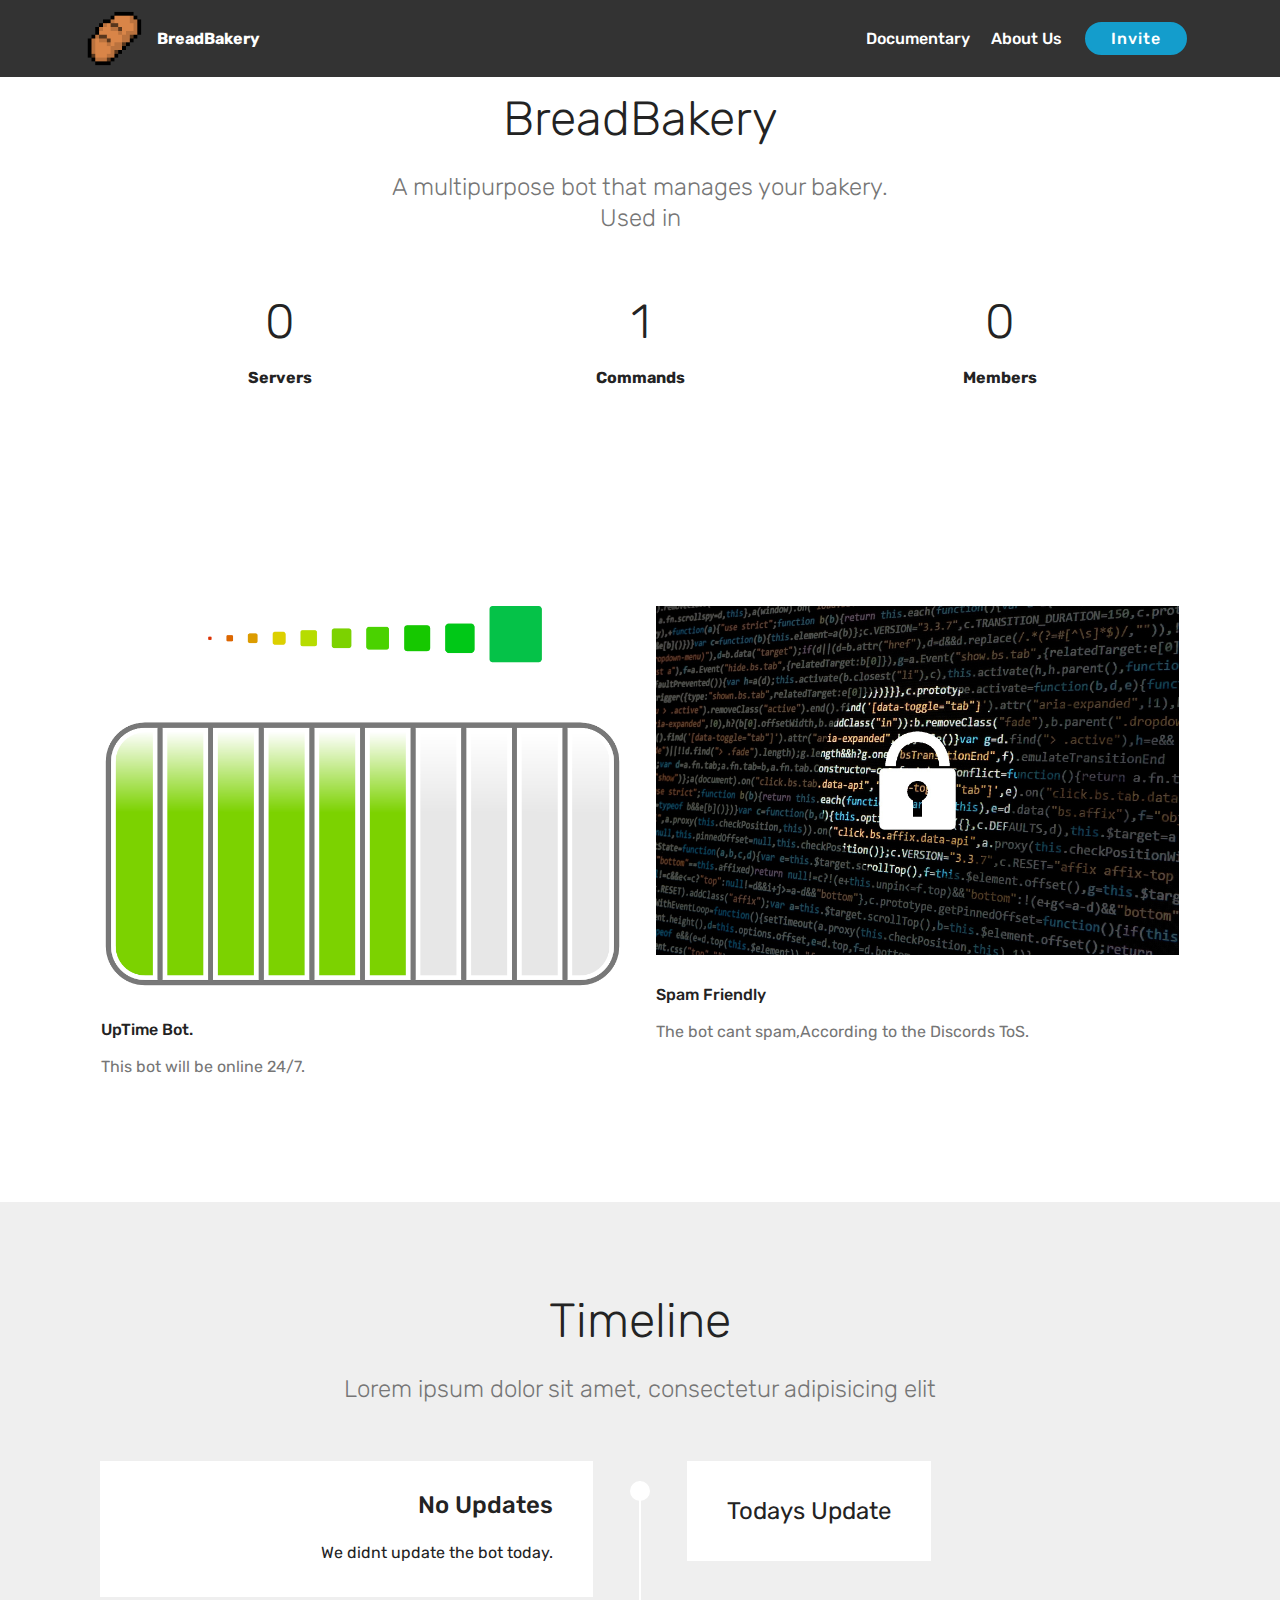
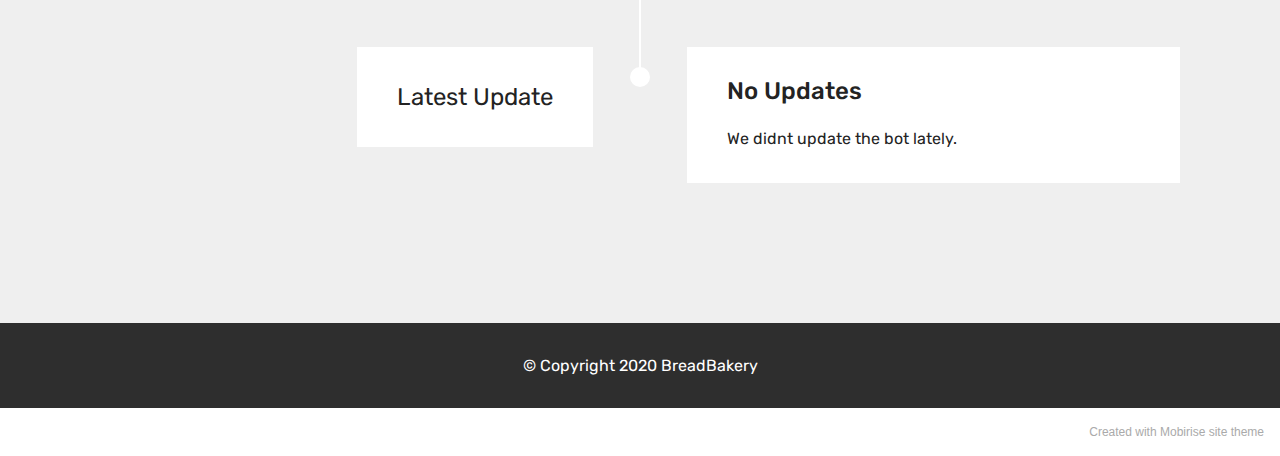
<file: index.html>
<!DOCTYPE html>
<html  >
<head>
  <!-- Site made with Mobirise Website Builder v5.2.0, https://mobirise.com -->
  <meta charset="UTF-8">
  <meta http-equiv="X-UA-Compatible" content="IE=edge">
  <meta name="generator" content="Mobirise v5.2.0, mobirise.com">
  <meta name="viewport" content="width=device-width, initial-scale=1, minimum-scale=1">
  <link rel="shortcut icon" href="assets/images/bead.png" type="image/x-icon">
  <meta name="description" content="Welcome to b">
  
  
  <title>Home</title>
  <link rel="stylesheet" href="assets/web/assets/mobirise-icons/mobirise-icons.css">
  <link rel="stylesheet" href="assets/bootstrap/css/bootstrap.min.css">
  <link rel="stylesheet" href="assets/bootstrap/css/bootstrap-grid.min.css">
  <link rel="stylesheet" href="assets/bootstrap/css/bootstrap-reboot.min.css">
  <link rel="stylesheet" href="assets/tether/tether.min.css">
  <link rel="stylesheet" href="assets/dropdown/css/style.css">
  <link rel="stylesheet" href="assets/theme/css/style.css">
  <link rel="preload" as="style" href="assets/mobirise/css/mbr-additional.css"><link rel="stylesheet" href="assets/mobirise/css/mbr-additional.css" type="text/css">
  
  
  
  
</head>
<body>
  
  <section class="menu cid-shphe11QLm" once="menu" id="menu1-0">

    

    <nav class="navbar navbar-expand beta-menu navbar-dropdown align-items-center navbar-fixed-top navbar-toggleable-sm">
        <button class="navbar-toggler navbar-toggler-right" type="button" data-toggle="collapse" data-target="#navbarSupportedContent" aria-controls="navbarSupportedContent" aria-expanded="false" aria-label="Toggle navigation">
            <div class="hamburger">
                <span></span>
                <span></span>
                <span></span>
                <span></span>
            </div>
        </button>
        <div class="menu-logo">
            <div class="navbar-brand">
                <span class="navbar-logo">
                    <a href="index.html">
                         <img src="assets/images/bead.png" alt="Mobirise" title="" style="height: 3.8rem;">
                    </a>
                </span>
                <span class="navbar-caption-wrap"><a class="navbar-caption text-white display-4" href="https://mobirise.co">BreadBakery</a></span>
            </div>
        </div>
        <div class="collapse navbar-collapse" id="navbarSupportedContent">
            <ul class="navbar-nav nav-dropdown" data-app-modern-menu="true"><li class="nav-item">
                    <a class="nav-link link text-white display-4" href="https://mobirise.co">Documentary</a>
                </li>
                <li class="nav-item">
                    <a class="nav-link link text-white display-4" href="https://mobirise.co">
                        
                        About Us
                    </a>
                </li></ul>
            <div class="navbar-buttons mbr-section-btn"><a class="btn btn-sm btn-primary display-4" href="https://mobirise.co">Invite</a></div>
        </div>
    </nav>
</section>

<section class="counters1 counters cid-shq34fIKci" id="counters1-g">

    

    

    <div class="container">
        <h2 class="mbr-section-title pb-3 align-center mbr-fonts-style display-2">
            BreadBakery
        </h2>
        <h3 class="mbr-section-subtitle mbr-fonts-style display-5">A multipurpose bot that manages your bakery.<br>Used in</h3>

        <div class="container pt-4 mt-2">
            <div class="media-container-row">
                <div class="card p-3 align-center col-12 col-md-6 col-lg-4">
                    <div class="panel-item">
                        

                        <div class="card-text">
                            <h3 class="count pt-3 pb-3 mbr-fonts-style display-2">
                                  0</h3>
                            <h4 class="mbr-content-title mbr-bold mbr-fonts-style display-7">
                                Servers</h4>
                            
                        </div>
                    </div>
                </div>


                <div class="card p-3 align-center col-12 col-md-6 col-lg-4">
                    <div class="panel-item">
                        
                        <div class="card-text">
                            <h3 class="count pt-3 pb-3 mbr-fonts-style display-2">
                                  1</h3>
                            <h4 class="mbr-content-title mbr-bold mbr-fonts-style display-7">Commands</h4>
                            
                        </div>
                    </div>
                </div>

                <div class="card p-3 align-center col-12 col-md-6 col-lg-4">
                    <div class="panel-item">
                        
                        <div class="card-text">
                            <h3 class="count pt-3 pb-3 mbr-fonts-style display-2">
                                  0</h3>
                            <h4 class="mbr-content-title mbr-bold mbr-fonts-style display-7">
                                Members</h4>
                            
                        </div>
                    </div>
                </div>


                
            </div>
        </div>
   </div>
</section>

<section class="features2 cid-shpNeEjIXv" id="features2-7">

    

    
    
    <div class="container">
        <div class="media-container-row">
            <div class="card p-3 col-12 col-md-6">
                <div class="card-wrapper">
                    <div class="card-img">
                        <img src="assets/images/mbr.png" alt="Mobirise" title="">
                    </div>
                    <div class="card-box">
                        <h4 class="card-title pb-3 mbr-fonts-style display-7">UpTime Bot.</h4>
                        <p class="mbr-text mbr-fonts-style display-7">This bot will be online 24/7.<br></p>
                    </div>
                </div>
            </div>

            <div class="card p-3 col-12 col-md-6">
                <div class="card-wrapper">
                    <div class="card-img">
                        <img src="assets/images/mbr.jpg" alt="Mobirise" title="">
                    </div>
                    <div class="card-box ">
                        <h4 class="card-title pb-3 mbr-fonts-style display-7">Spam Friendly</h4>
                        <p class="mbr-text mbr-fonts-style display-7">The bot cant spam,According to the Discords ToS.</p>
                    </div>
                </div>
            </div>

            

            
        </div>
    </div>
</section>

<section class="timeline1 cid-shqqv7npII" id="timeline1-l">

    

    

    <div class="container align-center">
        <h2 class="mbr-section-title pb-3 mbr-fonts-style display-2">
            Timeline
        </h2>
        <h3 class="mbr-section-subtitle pb-5 mbr-fonts-style display-5">
            Lorem ipsum dolor sit amet, consectetur adipisicing elit
        </h3>

        <div class="container timelines-container" mbri-timelines="">
            <!--1-->
            <div class="row timeline-element reverse separline">
                 <div class="timeline-date-panel col-xs-12 col-md-6  align-left">         
                    <div class="time-line-date-content">
                        <p class="mbr-timeline-date mbr-fonts-style display-5">
                            Todays Update<br></p>
                    </div>
                </div>
           <span class="iconBackground"></span>
            <div class="col-xs-12 col-md-6 align-right">
                <div class="timeline-text-content">
                    <h4 class="mbr-timeline-title pb-3 mbr-fonts-style display-5">No Updates</h4>
                    <p class="mbr-timeline-text mbr-fonts-style display-7">We didnt update the bot today.</p>
                 </div>
            </div>
            </div>
            <!--2-->
            <div class="row timeline-element ">
                <div class="timeline-date-panel col-xs-12 col-md-6 align-right">
                    <div class="time-line-date-content">
                        <p class="mbr-timeline-date mbr-fonts-style display-5">
                            Latest Update</p>
                    </div>
                </div>
                <span class="iconBackground"></span>
                <div class="col-xs-12 col-md-6 align-left ">
                    <div class="timeline-text-content">
                        <h4 class="mbr-timeline-title pb-3 mbr-fonts-style display-5">
                            No Updates</h4>
                        <p class="mbr-timeline-text mbr-fonts-style display-7">
                            We didnt update the bot lately.</p>
                    </div>
                </div>
            </div>
            <!--3-->
            
            <!--4-->
            
            <!--5-->
            
            <!--6-->
            
            <!--7-->
            
            <!--8-->
            
            <!--9-->
            
            <!--10-->
            
            <!--11-->
            
            <!--12-->
            
        </div>
    </div>
</section>

<section once="footers" class="cid-shpOO7fXXV" id="footer6-b">

    

    

    <div class="container">
        <div class="media-container-row align-center mbr-white">
            <div class="col-12">
                <p class="mbr-text mb-0 mbr-fonts-style display-7">
                    © Copyright 2020 BreadBakery</p>
            </div>
        </div>
    </div>
</section><section style="background-color: #fff; font-family: -apple-system, BlinkMacSystemFont, 'Segoe UI', 'Roboto', 'Helvetica Neue', Arial, sans-serif; color:#aaa; font-size:12px; padding: 0; align-items: center; display: flex;"><a href="https://mobirise.site/h" style="flex: 1 1; height: 3rem; padding-left: 1rem;"></a><p style="flex: 0 0 auto; margin:0; padding-right:1rem;"><a href="https://mobirise.site/t" style="color:#aaa;">Created</a> with Mobirise site theme</p></section><script src="assets/web/assets/jquery/jquery.min.js"></script>  <script src="assets/popper/popper.min.js"></script>  <script src="assets/bootstrap/js/bootstrap.min.js"></script>  <script src="assets/tether/tether.min.js"></script>  <script src="assets/smoothscroll/smooth-scroll.js"></script>  <script src="assets/dropdown/js/nav-dropdown.js"></script>  <script src="assets/dropdown/js/navbar-dropdown.js"></script>  <script src="assets/touchswipe/jquery.touch-swipe.min.js"></script>  <script src="assets/viewportchecker/jquery.viewportchecker.js"></script>  <script src="assets/theme/js/script.js"></script>  
  
  
</body>
</html>
</file>
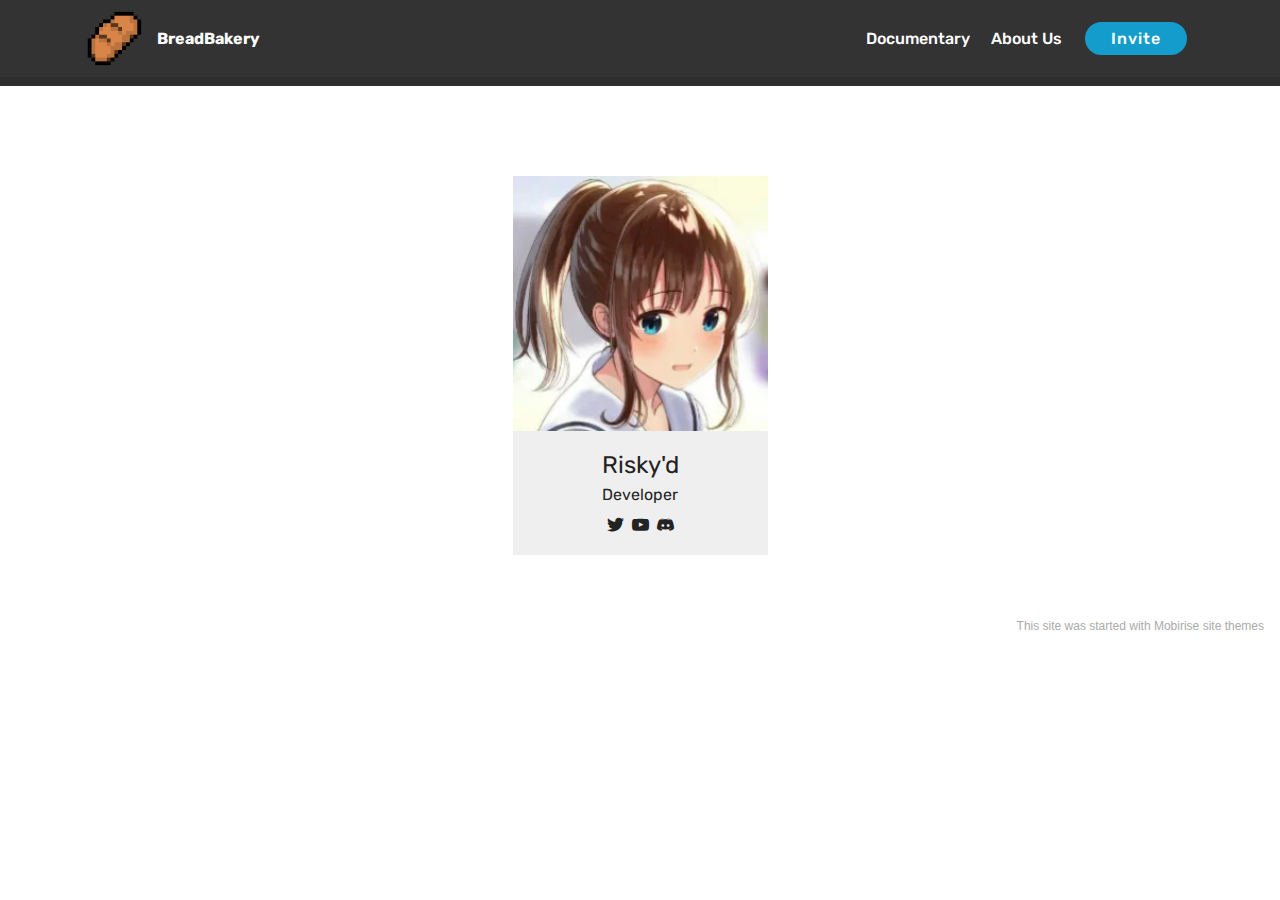
<file: about.html>
<!DOCTYPE html>
<html  >
<head>
  <!-- Site made with Mobirise Website Builder v5.2.0, https://mobirise.com -->
  <meta charset="UTF-8">
  <meta http-equiv="X-UA-Compatible" content="IE=edge">
  <meta name="generator" content="Mobirise v5.2.0, mobirise.com">
  <meta name="viewport" content="width=device-width, initial-scale=1, minimum-scale=1">
  <link rel="shortcut icon" href="assets/images/bead.png" type="image/x-icon">
  <meta name="description" content="Our developers social media!">
  
  
  <title>About</title>
  <link rel="stylesheet" href="assets/bootstrap/css/bootstrap.min.css">
  <link rel="stylesheet" href="assets/bootstrap/css/bootstrap-grid.min.css">
  <link rel="stylesheet" href="assets/bootstrap/css/bootstrap-reboot.min.css">
  <link rel="stylesheet" href="assets/tether/tether.min.css">
  <link rel="stylesheet" href="assets/dropdown/css/style.css">
  <link rel="stylesheet" href="assets/socicon/css/styles.css">
  <link rel="stylesheet" href="assets/theme/css/style.css">
  <link rel="preload" as="style" href="assets/mobirise/css/mbr-additional.css"><link rel="stylesheet" href="assets/mobirise/css/mbr-additional.css" type="text/css">
  
  
  
  
</head>
<body>
  
  <section class="menu cid-shphe11QLm" once="menu" id="menu1-4">

    

    <nav class="navbar navbar-expand beta-menu navbar-dropdown align-items-center navbar-fixed-top navbar-toggleable-sm">
        <button class="navbar-toggler navbar-toggler-right" type="button" data-toggle="collapse" data-target="#navbarSupportedContent" aria-controls="navbarSupportedContent" aria-expanded="false" aria-label="Toggle navigation">
            <div class="hamburger">
                <span></span>
                <span></span>
                <span></span>
                <span></span>
            </div>
        </button>
        <div class="menu-logo">
            <div class="navbar-brand">
                <span class="navbar-logo">
                    <a href="index.html">
                         <img src="assets/images/bead.png" alt="Mobirise" title="" style="height: 3.8rem;">
                    </a>
                </span>
                <span class="navbar-caption-wrap"><a class="navbar-caption text-white display-4" href="https://mobirise.co">BreadBakery</a></span>
            </div>
        </div>
        <div class="collapse navbar-collapse" id="navbarSupportedContent">
            <ul class="navbar-nav nav-dropdown" data-app-modern-menu="true"><li class="nav-item">
                    <a class="nav-link link text-white display-4" href="https://mobirise.co">Documentary</a>
                </li>
                <li class="nav-item">
                    <a class="nav-link link text-white display-4" href="https://mobirise.co">
                        
                        About Us
                    </a>
                </li></ul>
            <div class="navbar-buttons mbr-section-btn"><a class="btn btn-sm btn-primary display-4" href="https://mobirise.co">Invite</a></div>
        </div>
    </nav>
</section>

<section once="footers" class="cid-shpOO7fXXV" id="footer6-b">

    

    

    <div class="container">
        <div class="media-container-row align-center mbr-white">
            <div class="col-12">
                <p class="mbr-text mb-0 mbr-fonts-style display-7">
                    © Copyright 2020 BreadBakery</p>
            </div>
        </div>
    </div>
</section>

<section class="team1 cid-shpP48jbFE" id="team1-d">
    
    
    
    <div class="container align-center">
        
        
        <div class="row media-row">
            
        <div class="team-item col-lg-3 col-md-6">
                <div class="item-image">
                    <img src="assets/images/ezgif.com-webp-to-png.png" alt="" title="">
                </div>
                <div class="item-caption py-3">
                    <div class="item-name px-2">
                        <p class="mbr-fonts-style display-5">
                           Risky'd</p>
                    </div>
                    <div class="item-role px-2">
                        <p>Developer</p>
                    </div>
                    <div class="item-social pt-2">
                        <a href="https://twitter.com/mobirise" target="_blank">
                            <span class="p-1 socicon-twitter socicon mbr-iconfont mbr-iconfont-social"></span>
                        </a>
                        <a href="https://www.facebook.com/pages/Mobirise/1616226671953247" target="_blank">
                            <span class="p-1 mbr-iconfont mbr-iconfont-social socicon-youtube socicon"></span>
                        </a>
                        <a href="https://plus.google.com/u/0/+Mobirise" target="_blank">
                            <span class="p-1 mbr-iconfont mbr-iconfont-social socicon-discord socicon"></span>
                        </a>
                        <a href="https://www.linkedin.com/in/mobirise" target="_blank">
                            
                        </a>
                        <a href="https://www.instagram.com/mobirise/" target="_blank">
                            
                        </a>
                        <a href="https://www.youtube.com/channel/UCt_tncVAetpK5JeM8L-8jyw" target="_blank">    
                            
                        </a>
                    </div>
                </div>
            </div></div>    
    </div>
</section><section style="background-color: #fff; font-family: -apple-system, BlinkMacSystemFont, 'Segoe UI', 'Roboto', 'Helvetica Neue', Arial, sans-serif; color:#aaa; font-size:12px; padding: 0; align-items: center; display: flex;"><a href="https://mobirise.site/w" style="flex: 1 1; height: 3rem; padding-left: 1rem;"></a><p style="flex: 0 0 auto; margin:0; padding-right:1rem;"><a href="https://mobirise.site/q" style="color:#aaa;">This site</a> was started with Mobirise site themes</p></section><script src="assets/web/assets/jquery/jquery.min.js"></script>  <script src="assets/popper/popper.min.js"></script>  <script src="assets/bootstrap/js/bootstrap.min.js"></script>  <script src="assets/tether/tether.min.js"></script>  <script src="assets/smoothscroll/smooth-scroll.js"></script>  <script src="assets/dropdown/js/nav-dropdown.js"></script>  <script src="assets/dropdown/js/navbar-dropdown.js"></script>  <script src="assets/touchswipe/jquery.touch-swipe.min.js"></script>  <script src="assets/theme/js/script.js"></script>  
  
  
</body>
</html>
</file>
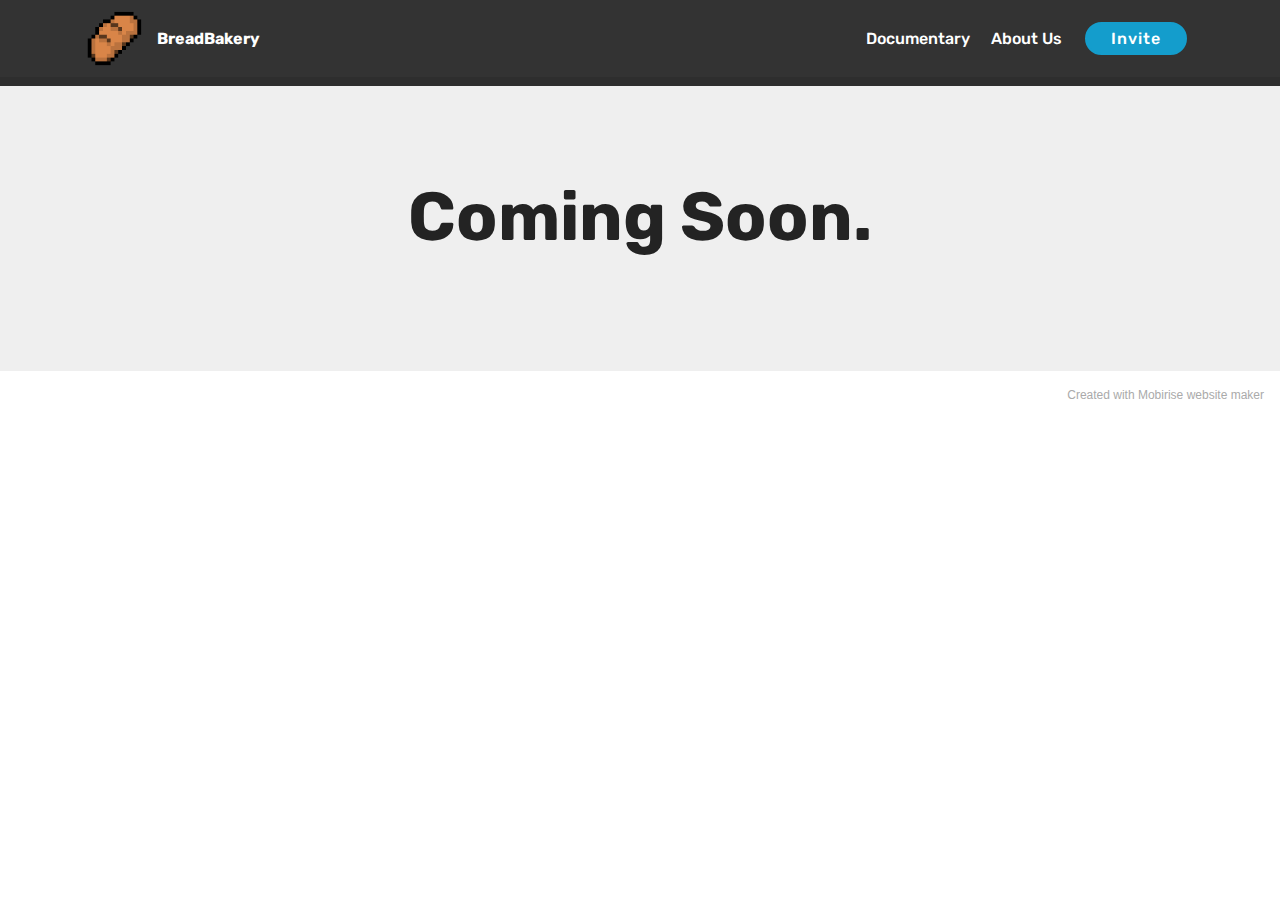
<file: docs.html>
<!DOCTYPE html>
<html  >
<head>
  <!-- Site made with Mobirise Website Builder v5.2.0, https://mobirise.com -->
  <meta charset="UTF-8">
  <meta http-equiv="X-UA-Compatible" content="IE=edge">
  <meta name="generator" content="Mobirise v5.2.0, mobirise.com">
  <meta name="viewport" content="width=device-width, initial-scale=1, minimum-scale=1">
  <link rel="shortcut icon" href="assets/images/bead.png" type="image/x-icon">
  <meta name="description" content="The Documentary">
  
  
  <title>Docs</title>
  <link rel="stylesheet" href="assets/bootstrap/css/bootstrap.min.css">
  <link rel="stylesheet" href="assets/bootstrap/css/bootstrap-grid.min.css">
  <link rel="stylesheet" href="assets/bootstrap/css/bootstrap-reboot.min.css">
  <link rel="stylesheet" href="assets/tether/tether.min.css">
  <link rel="stylesheet" href="assets/dropdown/css/style.css">
  <link rel="stylesheet" href="assets/theme/css/style.css">
  <link rel="preload" as="style" href="assets/mobirise/css/mbr-additional.css"><link rel="stylesheet" href="assets/mobirise/css/mbr-additional.css" type="text/css">
  
  
  
  
</head>
<body>
  
  <section class="menu cid-shphe11QLm" once="menu" id="menu1-3">

    

    <nav class="navbar navbar-expand beta-menu navbar-dropdown align-items-center navbar-fixed-top navbar-toggleable-sm">
        <button class="navbar-toggler navbar-toggler-right" type="button" data-toggle="collapse" data-target="#navbarSupportedContent" aria-controls="navbarSupportedContent" aria-expanded="false" aria-label="Toggle navigation">
            <div class="hamburger">
                <span></span>
                <span></span>
                <span></span>
                <span></span>
            </div>
        </button>
        <div class="menu-logo">
            <div class="navbar-brand">
                <span class="navbar-logo">
                    <a href="index.html">
                         <img src="assets/images/bead.png" alt="Mobirise" title="" style="height: 3.8rem;">
                    </a>
                </span>
                <span class="navbar-caption-wrap"><a class="navbar-caption text-white display-4" href="https://mobirise.co">BreadBakery</a></span>
            </div>
        </div>
        <div class="collapse navbar-collapse" id="navbarSupportedContent">
            <ul class="navbar-nav nav-dropdown" data-app-modern-menu="true"><li class="nav-item">
                    <a class="nav-link link text-white display-4" href="https://mobirise.co">Documentary</a>
                </li>
                <li class="nav-item">
                    <a class="nav-link link text-white display-4" href="https://mobirise.co">
                        
                        About Us
                    </a>
                </li></ul>
            <div class="navbar-buttons mbr-section-btn"><a class="btn btn-sm btn-primary display-4" href="https://mobirise.co">Invite</a></div>
        </div>
    </nav>
</section>

<section once="footers" class="cid-shpOO7fXXV" id="footer6-b">

    

    

    <div class="container">
        <div class="media-container-row align-center mbr-white">
            <div class="col-12">
                <p class="mbr-text mb-0 mbr-fonts-style display-7">
                    © Copyright 2020 BreadBakery</p>
            </div>
        </div>
    </div>
</section>

<section class="header1 cid-shpOWEp3uC" id="header16-c">

    

    

    <div class="container">
        <div class="row justify-content-md-center">
            <div class="col-md-10 align-center">
                <h1 class="mbr-section-title mbr-bold pb-3 mbr-fonts-style display-1">
                    Coming Soon.</h1>
                
                
                
            </div>
        </div>
    </div>

</section><section style="background-color: #fff; font-family: -apple-system, BlinkMacSystemFont, 'Segoe UI', 'Roboto', 'Helvetica Neue', Arial, sans-serif; color:#aaa; font-size:12px; padding: 0; align-items: center; display: flex;"><a href="https://mobirise.site/q" style="flex: 1 1; height: 3rem; padding-left: 1rem;"></a><p style="flex: 0 0 auto; margin:0; padding-right:1rem;"><a href="https://mobirise.site/i" style="color:#aaa;">Created with Mobirise</a> website maker</p></section><script src="assets/web/assets/jquery/jquery.min.js"></script>  <script src="assets/popper/popper.min.js"></script>  <script src="assets/bootstrap/js/bootstrap.min.js"></script>  <script src="assets/tether/tether.min.js"></script>  <script src="assets/smoothscroll/smooth-scroll.js"></script>  <script src="assets/dropdown/js/nav-dropdown.js"></script>  <script src="assets/dropdown/js/navbar-dropdown.js"></script>  <script src="assets/touchswipe/jquery.touch-swipe.min.js"></script>  <script src="assets/theme/js/script.js"></script>  
  
  
</body>
</html>
</file>
<file: assets/web/assets/mobirise-icons/mobirise-icons.css>
@font-face {
  font-family: 'MobiriseIcons';
  src:  url('mobirise-icons.eot?spat4u');
  src:  url('mobirise-icons.eot?spat4u#iefix') format('embedded-opentype'),
    url('mobirise-icons.ttf?spat4u') format('truetype'),
    url('mobirise-icons.woff?spat4u') format('woff'),
    url('mobirise-icons.svg?spat4u#MobiriseIcons') format('svg');
  font-weight: normal;
  font-style: normal;
  font-display: swap;
}

[class^="mbri-"], [class*=" mbri-"] {
  /* use !important to prevent issues with browser extensions that change fonts */
  font-family: MobiriseIcons !important;
  speak: none;
  font-style: normal;
  font-weight: normal;
  font-variant: normal;
  text-transform: none;
  line-height: 1;

  /* Better Font Rendering =========== */
  -webkit-font-smoothing: antialiased;
  -moz-osx-font-smoothing: grayscale;
}

.mbri-add-submenu:before {
  content: "\e900";
}
.mbri-alert:before {
  content: "\e901";
}
.mbri-align-center:before {
  content: "\e902";
}
.mbri-align-justify:before {
  content: "\e903";
}
.mbri-align-left:before {
  content: "\e904";
}
.mbri-align-right:before {
  content: "\e905";
}
.mbri-android:before {
  content: "\e906";
}
.mbri-apple:before {
  content: "\e907";
}
.mbri-arrow-down:before {
  content: "\e908";
}
.mbri-arrow-next:before {
  content: "\e909";
}
.mbri-arrow-prev:before {
  content: "\e90a";
}
.mbri-arrow-up:before {
  content: "\e90b";
}
.mbri-bold:before {
  content: "\e90c";
}
.mbri-bookmark:before {
  content: "\e90d";
}
.mbri-bootstrap:before {
  content: "\e90e";
}
.mbri-briefcase:before {
  content: "\e90f";
}
.mbri-browse:before {
  content: "\e910";
}
.mbri-bulleted-list:before {
  content: "\e911";
}
.mbri-calendar:before {
  content: "\e912";
}
.mbri-camera:before {
  content: "\e913";
}
.mbri-cart-add:before {
  content: "\e914";
}
.mbri-cart-full:before {
  content: "\e915";
}
.mbri-cash:before {
  content: "\e916";
}
.mbri-change-style:before {
  content: "\e917";
}
.mbri-chat:before {
  content: "\e918";
}
.mbri-clock:before {
  content: "\e919";
}
.mbri-close:before {
  content: "\e91a";
}
.mbri-cloud:before {
  content: "\e91b";
}
.mbri-code:before {
  content: "\e91c";
}
.mbri-contact-form:before {
  content: "\e91d";
}
.mbri-credit-card:before {
  content: "\e91e";
}
.mbri-cursor-click:before {
  content: "\e91f";
}
.mbri-cust-feedback:before {
  content: "\e920";
}
.mbri-database:before {
  content: "\e921";
}
.mbri-delivery:before {
  content: "\e922";
}
.mbri-desktop:before {
  content: "\e923";
}
.mbri-devices:before {
  content: "\e924";
}
.mbri-down:before {
  content: "\e925";
}
.mbri-download:before {
  content: "\e989";
}
.mbri-drag-n-drop:before {
  content: "\e927";
}
.mbri-drag-n-drop2:before {
  content: "\e928";
}
.mbri-edit:before {
  content: "\e929";
}
.mbri-edit2:before {
  content: "\e92a";
}
.mbri-error:before {
  content: "\e92b";
}
.mbri-extension:before {
  content: "\e92c";
}
.mbri-features:before {
  content: "\e92d";
}
.mbri-file:before {
  content: "\e92e";
}
.mbri-flag:before {
  content: "\e92f";
}
.mbri-folder:before {
  content: "\e930";
}
.mbri-gift:before {
  content: "\e931";
}
.mbri-github:before {
  content: "\e932";
}
.mbri-globe:before {
  content: "\e933";
}
.mbri-globe-2:before {
  content: "\e934";
}
.mbri-growing-chart:before {
  content: "\e935";
}
.mbri-hearth:before {
  content: "\e936";
}
.mbri-help:before {
  content: "\e937";
}
.mbri-home:before {
  content: "\e938";
}
.mbri-hot-cup:before {
  content: "\e939";
}
.mbri-idea:before {
  content: "\e93a";
}
.mbri-image-gallery:before {
  content: "\e93b";
}
.mbri-image-slider:before {
  content: "\e93c";
}
.mbri-info:before {
  content: "\e93d";
}
.mbri-italic:before {
  content: "\e93e";
}
.mbri-key:before {
  content: "\e93f";
}
.mbri-laptop:before {
  content: "\e940";
}
.mbri-layers:before {
  content: "\e941";
}
.mbri-left-right:before {
  content: "\e942";
}
.mbri-left:before {
  content: "\e943";
}
.mbri-letter:before {
  content: "\e944";
}
.mbri-like:before {
  content: "\e945";
}
.mbri-link:before {
  content: "\e946";
}
.mbri-lock:before {
  content: "\e947";
}
.mbri-login:before {
  content: "\e948";
}
.mbri-logout:before {
  content: "\e949";
}
.mbri-magic-stick:before {
  content: "\e94a";
}
.mbri-map-pin:before {
  content: "\e94b";
}
.mbri-menu:before {
  content: "\e94c";
}
.mbri-mobile:before {
  content: "\e94d";
}
.mbri-mobile2:before {
  content: "\e94e";
}
.mbri-mobirise:before {
  content: "\e94f";
}
.mbri-more-horizontal:before {
  content: "\e950";
}
.mbri-more-vertical:before {
  content: "\e951";
}
.mbri-music:before {
  content: "\e952";
}
.mbri-new-file:before {
  content: "\e953";
}
.mbri-numbered-list:before {
  content: "\e954";
}
.mbri-opened-folder:before {
  content: "\e955";
}
.mbri-pages:before {
  content: "\e956";
}
.mbri-paper-plane:before {
  content: "\e957";
}
.mbri-paperclip:before {
  content: "\e958";
}
.mbri-photo:before {
  content: "\e959";
}
.mbri-photos:before {
  content: "\e95a";
}
.mbri-pin:before {
  content: "\e95b";
}
.mbri-play:before {
  content: "\e95c";
}
.mbri-plus:before {
  content: "\e95d";
}
.mbri-preview:before {
  content: "\e95e";
}
.mbri-print:before {
  content: "\e95f";
}
.mbri-protect:before {
  content: "\e960";
}
.mbri-question:before {
  content: "\e961";
}
.mbri-quote-left:before {
  content: "\e962";
}
.mbri-quote-right:before {
  content: "\e963";
}
.mbri-refresh:before {
  content: "\e964";
}
.mbri-responsive:before {
  content: "\e965";
}
.mbri-right:before {
  content: "\e966";
}
.mbri-rocket:before {
  content: "\e967";
}
.mbri-sad-face:before {
  content: "\e968";
}
.mbri-sale:before {
  content: "\e969";
}
.mbri-save:before {
  content: "\e96a";
}
.mbri-search:before {
  content: "\e96b";
}
.mbri-setting:before {
  content: "\e96c";
}
.mbri-setting2:before {
  content: "\e96d";
}
.mbri-setting3:before {
  content: "\e96e";
}
.mbri-share:before {
  content: "\e96f";
}
.mbri-shopping-bag:before {
  content: "\e970";
}
.mbri-shopping-basket:before {
  content: "\e971";
}
.mbri-shopping-cart:before {
  content: "\e972";
}
.mbri-sites:before {
  content: "\e973";
}
.mbri-smile-face:before {
  content: "\e974";
}
.mbri-speed:before {
  content: "\e975";
}
.mbri-star:before {
  content: "\e976";
}
.mbri-success:before {
  content: "\e977";
}
.mbri-sun:before {
  content: "\e978";
}
.mbri-sun2:before {
  content: "\e979";
}
.mbri-tablet:before {
  content: "\e97a";
}
.mbri-tablet-vertical:before {
  content: "\e97b";
}
.mbri-target:before {
  content: "\e97c";
}
.mbri-timer:before {
  content: "\e97d";
}
.mbri-to-ftp:before {
  content: "\e97e";
}
.mbri-to-local-drive:before {
  content: "\e97f";
}
.mbri-touch-swipe:before {
  content: "\e980";
}
.mbri-touch:before {
  content: "\e981";
}
.mbri-trash:before {
  content: "\e982";
}
.mbri-underline:before {
  content: "\e983";
}
.mbri-unlink:before {
  content: "\e984";
}
.mbri-unlock:before {
  content: "\e985";
}
.mbri-up-down:before {
  content: "\e986";
}
.mbri-up:before {
  content: "\e987";
}
.mbri-update:before {
  content: "\e988";
}
.mbri-upload:before {
 content: "\e926"; 
}
.mbri-user:before {
  content: "\e98a";
}
.mbri-user2:before {
  content: "\e98b";
}
.mbri-users:before {
  content: "\e98c";
}
.mbri-video:before {
  content: "\e98d";
}
.mbri-video-play:before {
  content: "\e98e";
}
.mbri-watch:before {
  content: "\e98f";
}
.mbri-website-theme:before {
  content: "\e990";
}
.mbri-wifi:before {
  content: "\e991";
}
.mbri-windows:before {
  content: "\e992";
}
.mbri-zoom-out:before {
  content: "\e993";
}
.mbri-redo:before {
  content: "\e994";
}
.mbri-undo:before {
  content: "\e995";
}
</file>
<file: assets/dropdown/css/style.css>
.navbar-dropdown {
  left: 0;
  padding: 0;
  position: absolute;
  right: 0;
  top: 0;
  transition: all 0.45s ease;
  z-index: 1030;
  background: #282828; }
  .navbar-dropdown .navbar-logo {
    margin-right: 0.8rem;
    transition: margin 0.3s ease-in-out;
    vertical-align: middle; }
    .navbar-dropdown .navbar-logo img {
      height: 3.125rem;
      transition: all 0.3s ease-in-out; }
    .navbar-dropdown .navbar-logo.mbr-iconfont {
      font-size: 3.125rem;
      line-height: 3.125rem; }
  .navbar-dropdown .navbar-caption {
    font-weight: 700;
    white-space: normal;
    vertical-align: -4px;
    line-height: 3.125rem !important; }
    .navbar-dropdown .navbar-caption, .navbar-dropdown .navbar-caption:hover {
      color: inherit;
      text-decoration: none; }
  .navbar-dropdown .mbr-iconfont + .navbar-caption {
    vertical-align: -1px; }
  .navbar-dropdown.navbar-fixed-top {
    position: fixed; }
  .navbar-dropdown .navbar-brand span {
    vertical-align: -4px; }
  .navbar-dropdown.bg-color.transparent {
    background: none; }
  .navbar-dropdown.navbar-short .navbar-brand {
    padding: 0.625rem 0; }
    .navbar-dropdown.navbar-short .navbar-brand span {
      vertical-align: -1px; }
  .navbar-dropdown.navbar-short .navbar-caption {
    line-height: 2.375rem !important;
    vertical-align: -2px; }
  .navbar-dropdown.navbar-short .navbar-logo {
    margin-right: 0.5rem; }
    .navbar-dropdown.navbar-short .navbar-logo img {
      height: 2.375rem; }
    .navbar-dropdown.navbar-short .navbar-logo.mbr-iconfont {
      font-size: 2.375rem;
      line-height: 2.375rem; }
  .navbar-dropdown.navbar-short .mbr-table-cell {
    height: 3.625rem; }
  .navbar-dropdown .navbar-close {
    left: 0.6875rem;
    position: fixed;
    top: 0.75rem;
    z-index: 1000; }
  .navbar-dropdown .hamburger-icon {
    content: "";
    display: inline-block;
    vertical-align: middle;
    width: 16px;
    -webkit-box-shadow: 0 -6px 0 1px #282828,0 0 0 1px #282828,0 6px 0 1px #282828;
    -moz-box-shadow: 0 -6px 0 1px #282828,0 0 0 1px #282828,0 6px 0 1px #282828;
    box-shadow: 0 -6px 0 1px #282828,0 0 0 1px #282828,0 6px 0 1px #282828; }

.dropdown-menu .dropdown-toggle[data-toggle="dropdown-submenu"]::after {
  border-bottom: 0.35em solid transparent;
  border-left: 0.35em solid;
  border-right: 0;
  border-top: 0.35em solid transparent;
  margin-left: 0.3rem; }

.dropdown-menu .dropdown-item:focus {
  outline: 0; }

.nav-dropdown {
  font-size: 0.75rem;
  font-weight: 500;
  height: auto !important; }
  .nav-dropdown .nav-btn {
    padding-left: 1rem; }
  .nav-dropdown .link {
    margin: .667em 1.667em;
    font-weight: 500;
    padding: 0;
    transition: color .2s ease-in-out; }
    .nav-dropdown .link.dropdown-toggle {
      margin-right: 2.583em; }
      .nav-dropdown .link.dropdown-toggle::after {
        margin-left: .25rem;
        border-top: 0.35em solid;
        border-right: 0.35em solid transparent;
        border-left: 0.35em solid transparent;
        border-bottom: 0; }
      .nav-dropdown .link.dropdown-toggle[aria-expanded="true"] {
        margin: 0;
        padding: 0.667em 3.263em  0.667em 1.667em; }
  .nav-dropdown .link::after,
  .nav-dropdown .dropdown-item::after {
    color: inherit; }
  .nav-dropdown .btn {
    font-size: 0.75rem;
    font-weight: 700;
    letter-spacing: 0;
    margin-bottom: 0;
    padding-left: 1.25rem;
    padding-right: 1.25rem; }
  .nav-dropdown .dropdown-menu {
    border-radius: 0;
    border: 0;
    left: 0;
    margin: 0;
    padding-bottom: 1.25rem;
    padding-top: 1.25rem;
    position: relative; }
  .nav-dropdown .dropdown-submenu {
    margin-left: 0.125rem;
    top: 0; }
  .nav-dropdown .dropdown-item {
    font-weight: 500;
    line-height: 2;
    padding: 0.3846em 4.615em 0.3846em 1.5385em;
    position: relative;
    transition: color .2s ease-in-out, background-color .2s ease-in-out; }
    .nav-dropdown .dropdown-item::after {
      margin-top: -0.3077em;
      position: absolute;
      right: 1.1538em;
      top: 50%; }
    .nav-dropdown .dropdown-item:focus, .nav-dropdown .dropdown-item:hover {
      background: none; }

@media (max-width: 767px) {
  .nav-dropdown.navbar-toggleable-sm {
    bottom: 0;
    display: none;
    left: 0;
    overflow-x: hidden;
    position: fixed;
    top: 0;
    transform: translateX(-100%);
    -ms-transform: translateX(-100%);
    -webkit-transform: translateX(-100%);
    width: 18.75rem;
    z-index: 999; } }
.nav-dropdown.navbar-toggleable-xl {
  bottom: 0;
  display: none;
  left: 0;
  overflow-x: hidden;
  position: fixed;
  top: 0;
  transform: translateX(-100%);
  -ms-transform: translateX(-100%);
  -webkit-transform: translateX(-100%);
  width: 18.75rem;
  z-index: 999; }

.nav-dropdown-sm {
  display: block !important;
  overflow-x: hidden;
  overflow: auto;
  padding-top: 3.875rem; }
  .nav-dropdown-sm::after {
    content: "";
    display: block;
    height: 3rem;
    width: 100%; }
  .nav-dropdown-sm.collapse.in ~ .navbar-close {
    display: block !important; }
  .nav-dropdown-sm.collapsing, .nav-dropdown-sm.collapse.in {
    transform: translateX(0);
    -ms-transform: translateX(0);
    -webkit-transform: translateX(0);
    transition: all 0.25s ease-out;
    -webkit-transition: all 0.25s ease-out;
    background: #282828; }
  .nav-dropdown-sm.collapsing[aria-expanded="false"] {
    transform: translateX(-100%);
    -ms-transform: translateX(-100%);
    -webkit-transform: translateX(-100%); }
  .nav-dropdown-sm .nav-item {
    display: block;
    margin-left: 0 !important;
    padding-left: 0; }
  .nav-dropdown-sm .link,
  .nav-dropdown-sm .dropdown-item {
    border-top: 1px dotted rgba(255, 255, 255, 0.1);
    font-size: 0.8125rem;
    line-height: 1.6;
    margin: 0 !important;
    padding: 0.875rem 2.4rem 0.875rem 1.5625rem !important;
    position: relative;
    white-space: normal; }
    .nav-dropdown-sm .link:focus, .nav-dropdown-sm .link:hover,
    .nav-dropdown-sm .dropdown-item:focus,
    .nav-dropdown-sm .dropdown-item:hover {
      background: rgba(0, 0, 0, 0.2) !important;
      color: #c0a375; }
  .nav-dropdown-sm .nav-btn {
    position: relative;
    padding: 1.5625rem 1.5625rem 0 1.5625rem; }
    .nav-dropdown-sm .nav-btn::before {
      border-top: 1px dotted rgba(255, 255, 255, 0.1);
      content: "";
      left: 0;
      position: absolute;
      top: 0;
      width: 100%; }
    .nav-dropdown-sm .nav-btn + .nav-btn {
      padding-top: 0.625rem; }
      .nav-dropdown-sm .nav-btn + .nav-btn::before {
        display: none; }
  .nav-dropdown-sm .btn {
    padding: 0.625rem 0; }
  .nav-dropdown-sm .dropdown-toggle[data-toggle="dropdown-submenu"]::after {
    margin-left: .25rem;
    border-top: 0.35em solid;
    border-right: 0.35em solid transparent;
    border-left: 0.35em solid transparent;
    border-bottom: 0; }
  .nav-dropdown-sm .dropdown-toggle[data-toggle="dropdown-submenu"][aria-expanded="true"]::after {
    border-top: 0;
    border-right: 0.35em solid transparent;
    border-left: 0.35em solid transparent;
    border-bottom: 0.35em solid; }
  .nav-dropdown-sm .dropdown-menu {
    margin: 0;
    padding: 0;
    position: relative;
    top: 0;
    left: 0;
    width: 100%;
    border: 0;
    float: none;
    border-radius: 0;
    background: none; }
  .nav-dropdown-sm .dropdown-submenu {
    left: 100%;
    margin-left: 0.125rem;
    margin-top: -1.25rem;
    top: 0; }

.navbar-toggleable-sm .nav-dropdown .dropdown-menu {
  position: absolute; }

.navbar-toggleable-sm .nav-dropdown .dropdown-submenu {
  left: 100%;
  margin-left: 0.125rem;
  margin-top: -1.25rem;
  top: 0; }

.navbar-toggleable-sm.opened .nav-dropdown .dropdown-menu {
  position: relative; }

.navbar-toggleable-sm.opened .nav-dropdown .dropdown-submenu {
  left: 0;
  margin-left: 00rem;
  margin-top: 0rem;
  top: 0; }

.is-builder .nav-dropdown.collapsing {
  transition: none !important; }

/*# sourceMappingURL=style.css.map */
</file>
<file: assets/theme/css/style.css>
/*!
 * Mobirise v4 theme (https://mobirise.com/)
 * Copyright 2017 Mobirise
 */
section {
  background-color: #eeeeee;
}

.form-control:focus {
  box-shadow: none;
}

:focus {
  outline: none;
}

body {
  font-style: normal;
  line-height: 1.5;
}

section,
.container,
.container-fluid {
  position: relative;
  word-wrap: break-word;
}

a.mbr-iconfont:hover {
  text-decoration: none;
}

.article .lead p,
.article .lead ul,
.article .lead ol,
.article .lead pre,
.article .lead blockquote {
  margin-bottom: 0;
}

ul,
ol,
pre,
blockquote {
  margin-bottom: 2.3125rem;
}

pre {
  background: #f4f4f4;
  padding: 10px 24px;
  white-space: pre-wrap;
}

.inactive {
  -webkit-user-select: none;
  -moz-user-select: none;
  -ms-user-select: none;
  user-select: none;
  pointer-events: none;
  -webkit-user-drag: none;
  user-drag: none;
}

.mbr-section__comments .row {
  justify-content: center;
  -webkit-justify-content: center;
}

a {
  font-style: normal;
  font-weight: 400;
  cursor: pointer;
}

a, a:hover {
  text-decoration: none;
}

figure {
  margin-bottom: 0;
}

body {
  color: #232323;
}

h1,
h2,
h3,
h4,
h5,
h6,
.h1,
.h2,
.h3,
.h4,
.h5,
.h6,
.display-1,
.display-2,
.display-3,
.display-4 {
  line-height: 1;
  word-break: break-word;
  word-wrap: break-word;
}

.mbr-section-title {
  font-style: normal;
  line-height: 1.2;
}

.mbr-section-subtitle {
  line-height: 1.3;
}

.mbr-text {
  font-style: normal;
  line-height: 1.6;
}

b,
strong {
  font-weight: bold;
}

blockquote {
  padding: 10px 0 10px 20px;
  position: relative;
  border-left: 2px solid;
  border-color: #ff3366;
}

input:-webkit-autofill, input:-webkit-autofill:hover, input:-webkit-autofill:focus, input:-webkit-autofill:active {
  transition-delay: 9999s;
  transition-property: background-color, color;
}

textarea[type='hidden'] {
  display: none;
}

body {
  position: relative;
}

section {
  background-position: 50% 50%;
  background-repeat: no-repeat;
  background-size: cover;
}

section .mbr-background-video,
section .mbr-background-video-preview {
  position: absolute;
  bottom: 0;
  left: 0;
  right: 0;
  top: 0;
}

.hidden {
  visibility: hidden;
}

.mbr-z-index20 {
  z-index: 20;
}

/*! Base colors */
.mbr-white {
  color: #ffffff;
}

.mbr-black {
  color: #000000;
}

.mbr-bg-white {
  background-color: #ffffff;
}

.mbr-bg-black {
  background-color: #000000;
}

/*! Text-aligns */
.align-left {
  text-align: left;
}

.align-center {
  text-align: center;
}

.align-right {
  text-align: right;
}

@media (max-width: 767px) {
  .align-left,
  .align-center,
  .align-right,
  .mbr-section-btn,
  .mbr-section-title {
    text-align: center;
  }
}

/*! Font-weight  */
.mbr-light {
  font-weight: 300;
}

.mbr-regular {
  font-weight: 400;
}

.mbr-semibold {
  font-weight: 500;
}

.mbr-bold {
  font-weight: 700;
}

/*! Media  */
.media-size-item {
  -moz-flex: 1 1 auto;
  -o-flex: 1 1 auto;
  flex: 1 1 auto;
}

.media-content {
  flex-basis: 100%;
}

.media-container-row {
  display: flex;
  flex-direction: row;
  flex-wrap: wrap;
  justify-content: center;
  align-content: center;
  align-items: start;
}

.media-container-row .media-size-item {
  width: 400px;
}

.media-container-column {
  display: flex;
  flex-direction: column;
  flex-wrap: wrap;
  justify-content: center;
  align-content: center;
  align-items: stretch;
}

.media-container-column > * {
  width: 100%;
}

@media (min-width: 992px) {
  .media-container-row {
    flex-wrap: nowrap;
  }
}

figure {
  overflow: hidden;
}

figure[mbr-media-size] {
  transition: width 0.1s;
}

.mbr-figure img,
.mbr-figure iframe {
  display: block;
  width: 100%;
}

.card {
  background-color: transparent;
  border: none;
}

.card-box {
  width: 100%;
}

.card-img {
  text-align: center;
  flex-shrink: 0;
  -webkit-flex-shrink: 0;
}

.media {
  max-width: 100%;
  margin: 0 auto;
}

.mbr-figure {
  -ms-grid-row-align: center;
  align-self: center;
}

.media-container > div {
  max-width: 100%;
}

.mbr-figure img,
.card-img img {
  width: 100%;
}

@media (max-width: 991px) {
  .media-size-item {
    width: auto !important;
  }
  .media {
    width: auto;
  }
  .mbr-figure {
    width: 100% !important;
  }
}

/*! Buttons */
.btn {
  font-weight: 500;
  border-width: 2px;
  font-style: normal;
  letter-spacing: 1px;
  margin: .4rem .8rem;
  white-space: normal;
  transition: all .3s ease-in-out;
  display: inline-flex;
  align-items: center;
  justify-content: center;
  word-break: break-word;
  -webkit-align-items: center;
  -webkit-justify-content: center;
  display: -webkit-inline-flex;
}

.btn-sm {
  font-weight: 500;
  letter-spacing: 1px;
  transition: all .3s ease-in-out;
}

.btn-md {
  font-weight: 500;
  letter-spacing: 1px;
  margin: .4rem .8rem !important;
  transition: all .3s ease-in-out;
}

.btn-lg {
  font-weight: 500;
  letter-spacing: 1px;
  margin: .4rem .8rem !important;
  transition: all .3s ease-in-out;
}

.mbr-section-btn {
  margin-left: -0.25rem;
  margin-right: -0.25rem;
  font-size: 0;
}

nav .mbr-section-btn {
  margin-left: 0rem;
  margin-right: 0rem;
}

.btn-form {
  border-radius: 0;
}

.btn-form:hover {
  cursor: pointer;
}

/*! Btn icon margin */
.btn .mbr-iconfont,
.btn.btn-sm .mbr-iconfont {
  cursor: pointer;
  margin-right: 0.5rem;
}

.btn.btn-md .mbr-iconfont,
.btn.btn-md .mbr-iconfont {
  margin-right: 0.8rem;
}

.mbr-regular {
  font-weight: 400;
}

.mbr-semibold {
  font-weight: 500;
}

.mbr-bold {
  font-weight: 700;
}

[type='submit'] {
  -webkit-appearance: none;
}

/*! Full-screen */
.mbr-fullscreen .mbr-overlay {
  min-height: 100vh;
}

.mbr-fullscreen {
  display: flex;
  display: -moz-flex;
  display: -ms-flex;
  display: -o-flex;
  align-items: center;
  -webkit-align-items: center;
  min-height: 100vh;
  padding-top: 3rem;
  padding-bottom: 3rem;
}

/*! Map */
.map {
  height: 25rem;
  position: relative;
}

.map iframe {
  width: 100%;
  height: 100%;
}

.mbr-overlay {
  background-color: #000;
  bottom: 0;
  left: 0;
  opacity: .5;
  position: absolute;
  right: 0;
  top: 0;
  z-index: 0;
  pointer-events: none;
}

/* Form */
blockquote {
  font-style: italic;
  padding: 10px 0 10px 20px;
  font-size: 1.09rem;
  position: relative;
  border-width: 3px;
}

.form-control {
  background-color: #f5f5f5;
  box-shadow: none;
  color: #565656;
  line-height: 1.43;
  min-height: 3.5em;
  padding: 1.07em .5em;
}

.form-control, .form-control:focus {
  border: 1px solid #e8e8e8;
}

.form-active .form-control:invalid {
  border-color: red;
}

.form-control-label {
  position: relative;
  cursor: pointer;
  margin-bottom: .357em;
  padding: 0;
}

.alert {
  color: #ffffff;
  border-radius: 0;
  border: 0;
  font-size: .875rem;
  line-height: 1.5;
  margin-bottom: 1.875rem;
  padding: 1.25rem;
  position: relative;
}

.alert.alert-form::after {
  background-color: inherit;
  bottom: -7px;
  content: "";
  display: block;
  height: 14px;
  left: 50%;
  margin-left: -7px;
  position: absolute;
  transform: rotate(45deg);
  width: 14px;
  -webkit-transform: rotate(45deg);
}

.form-asterisk {
  font-family: initial;
  position: absolute;
  top: -2px;
  font-weight: normal;
}

/*! Scroll to top arrow */
#scrollToTop a i:before {
  content: '';
  position: absolute;
  height: 40%;
  top: 25%;
  background: #fff;
  width: 2px;
  left: calc(50% - 1px);
}

#scrollToTop a i:after {
  content: '';
  position: absolute;
  display: block;
  border-top: 2px solid #fff;
  border-right: 2px solid #fff;
  width: 40%;
  height: 40%;
  left: 30%;
  bottom: 30%;
  transform: rotate(135deg);
  -webkit-transform: rotate(135deg);
}

.mbr-arrow-up {
  bottom: 25px;
  right: 90px;
  position: fixed;
  text-align: right;
  z-index: 5000;
  color: #ffffff;
  font-size: 32px;
  transform: rotate(180deg);
  -webkit-transform: rotate(180deg);
}

.mbr-arrow-up a {
  background: rgba(0, 0, 0, 0.2);
  border-radius: 3px;
  color: #fff;
  display: inline-block;
  height: 60px;
  width: 60px;
  outline-style: none !important;
  position: relative;
  text-decoration: none;
  transition: all 0.3s ease-in-out;
  cursor: pointer;
  text-align: center;
}

.mbr-arrow-up a:hover {
  background-color: rgba(0, 0, 0, 0.4);
}

.mbr-arrow-up a i {
  line-height: 60px;
}

.mbr-arrow-up-icon {
  display: block;
  color: #fff;
}

.mbr-arrow-up-icon::before {
  content: '\203a';
  display: inline-block;
  font-family: serif;
  font-size: 32px;
  line-height: 1;
  font-style: normal;
  position: relative;
  top: 6px;
  left: -4px;
  -webkit-transform: rotate(-90deg);
  transform: rotate(-90deg);
}

/*! Arrow Down */
.mbr-arrow {
  position: absolute;
  bottom: 45px;
  left: 50%;
  width: 60px;
  height: 60px;
  cursor: pointer;
  background-color: rgba(80, 80, 80, 0.5);
  border-radius: 50%;
  -webkit-transform: translateX(-50%);
  transform: translateX(-50%);
}

.mbr-arrow > a {
  display: inline-block;
  text-decoration: none;
  outline-style: none;
  -webkit-animation: arrowdown 1.7s ease-in-out infinite;
  animation: arrowdown 1.7s ease-in-out infinite;
}

.mbr-arrow > a > i {
  position: absolute;
  top: -2px;
  left: 15px;
  font-size: 2rem;
}

@keyframes arrowdown {
  0% {
    transform: translateY(0px);
    -webkit-transform: translateY(0px);
  }
  50% {
    transform: translateY(-5px);
    -webkit-transform: translateY(-5px);
  }
  100% {
    transform: translateY(0px);
    -webkit-transform: translateY(0px);
  }
}

@-webkit-keyframes arrowdown {
  0% {
    transform: translateY(0px);
    -webkit-transform: translateY(0px);
  }
  50% {
    transform: translateY(-5px);
    -webkit-transform: translateY(-5px);
  }
  100% {
    transform: translateY(0px);
    -webkit-transform: translateY(0px);
  }
}

@media (max-width: 500px) {
  .mbr-arrow-up {
    left: 50%;
    right: auto;
    transform: translateX(-50%) rotate(180deg);
    -webkit-transform: translateX(-50%) rotate(180deg);
  }
}

/*Gradients animation*/
@keyframes gradient-animation {
  from {
    background-position: 0% 100%;
    -webkit-animation-timing-function: ease-in-out;
            animation-timing-function: ease-in-out;
  }
  to {
    background-position: 100% 0%;
    -webkit-animation-timing-function: ease-in-out;
            animation-timing-function: ease-in-out;
  }
}

@-webkit-keyframes gradient-animation {
  from {
    background-position: 0% 100%;
    -webkit-animation-timing-function: ease-in-out;
            animation-timing-function: ease-in-out;
  }
  to {
    background-position: 100% 0%;
    -webkit-animation-timing-function: ease-in-out;
            animation-timing-function: ease-in-out;
  }
}

.bg-gradient {
  background-size: 200% 200%;
  animation: gradient-animation 5s infinite alternate;
  -webkit-animation: gradient-animation 5s infinite alternate;
}

.menu .navbar-brand {
  display: -webkit-flex;
}

.menu .navbar-brand span {
  display: flex;
  display: -webkit-flex;
}

.menu .navbar-brand .navbar-caption-wrap {
  display: -webkit-flex;
}

.menu .navbar-brand .navbar-logo img {
  display: -webkit-flex;
}

@media (min-width: 768px) and (max-width: 1023px) {
  .menu .navbar-toggleable-sm .navbar-nav {
    display: -ms-flexbox;
  }
}

@media (max-width: 1023px) {
  .menu .navbar-collapse {
    max-height: 93.5vh;
  }
  .menu .navbar-collapse.show {
    overflow: auto;
  }
}

@media (min-width: 1024px) {
  .menu .navbar-nav.nav-dropdown {
    display: -webkit-flex;
  }
  .menu .navbar-toggleable-sm .navbar-collapse {
    display: -webkit-flex !important;
  }
  .menu .collapsed .navbar-collapse {
    max-height: 93.5vh;
  }
  .menu .collapsed .navbar-collapse.show {
    overflow: auto;
  }
}

@media (max-width: 767px) {
  .menu .navbar-collapse {
    max-height: 80vh;
  }
}

/* Others*/
.note-check a[data-value=Rubik] {
  font-style: normal;
}

.mbr-arrow a {
  color: #ffffff;
}

@media (max-width: 767px) {
  .mbr-arrow {
    display: none;
  }
}

.navbar {
  display: -webkit-flex;
  -webkit-flex-wrap: wrap;
  -webkit-align-items: center;
  -webkit-justify-content: space-between;
}

.navbar-collapse {
  -webkit-flex-basis: 100%;
  -webkit-flex-grow: 1;
  -webkit-align-items: center;
}

.nav-dropdown .link {
  padding: 0.667em 1.667em !important;
  margin: 0 !important;
}

.nav {
  display: -webkit-flex;
  -webkit-flex-wrap: wrap;
}

.row {
  display: -webkit-flex;
  -webkit-flex-wrap: wrap;
}

.justify-content-center {
  -webkit-justify-content: center;
}

.form-inline {
  display: -webkit-flex;
  -webkit-align-items: center;
}

.card-wrapper {
  -webkit-flex: 1;
}

.carousel-control {
  z-index: 10;
  display: -webkit-flex;
  -webkit-align-items: center;
  -webkit-justify-content: center;
}

.carousel-controls {
  display: -webkit-flex;
}

.media {
  display: -webkit-flex;
}

.form-group:focus {
  outline: none;
}

.jq-selectbox__select {
  padding: 1.07em 0.5em;
  position: absolute;
  top: 0;
  left: 0;
  width: 100%;
}

.jq-selectbox__dropdown {
  position: absolute;
  top: 100%;
  left: 0 !important;
  width: 100% !important;
}

.jq-selectbox__trigger-arrow {
  -webkit-transform: translateY(-50%);
          transform: translateY(-50%);
}

.jq-selectbox li {
  padding: 1.07em 0.5em;
}

input[type='range'] {
  padding-left: 0 !important;
  padding-right: 0 !important;
}

.modal-dialog,
.modal-content {
  height: 100%;
}

.modal-dialog .carousel-inner {
  height: calc(100vh - 1.75rem);
}

@media (max-width: 575px) {
  .modal-dialog .carousel-inner {
    height: calc(100vh - 1rem);
  }
}

.carousel-item {
  text-align: center;
}

.carousel-item img {
  margin: auto;
}

.navbar-toggler {
  align-self: flex-start;
  padding: 0.25rem 0.75rem;
  font-size: 1.25rem;
  line-height: 1;
  background: transparent;
  border: 1px solid transparent;
  border-radius: 0.25rem;
}

.navbar-toggler:focus,
.navbar-toggler:hover {
  text-decoration: none;
}

.navbar-toggler-icon {
  display: inline-block;
  width: 1.5em;
  height: 1.5em;
  vertical-align: middle;
  content: '';
  background: no-repeat center center;
  background-size: 100% 100%;
}

.navbar-toggler-left {
  position: absolute;
  left: 1rem;
}

.navbar-toggler-right {
  position: absolute;
  right: 1rem;
}

@media (max-width: 575px) {
  .navbar-toggleable .navbar-nav .dropdown-menu {
    position: static;
    float: none;
  }
  .navbar-toggleable > .container {
    padding-right: 0;
    padding-left: 0;
  }
}

@media (min-width: 576px) {
  .navbar-toggleable {
    flex-direction: row;
    flex-wrap: nowrap;
    align-items: center;
  }
  .navbar-toggleable .navbar-nav {
    flex-direction: row;
  }
  .navbar-toggleable .navbar-nav .nav-link {
    padding-right: 0.5rem;
    padding-left: 0.5rem;
  }
  .navbar-toggleable > .container {
    display: flex;
    flex-wrap: nowrap;
    align-items: center;
  }
  .navbar-toggleable .navbar-collapse {
    display: flex !important;
    width: 100%;
  }
  .navbar-toggleable .navbar-toggler {
    display: none;
  }
}

@media (max-width: 767px) {
  .navbar-toggleable-sm .navbar-nav .dropdown-menu {
    position: static;
    float: none;
  }
  .navbar-toggleable-sm > .container {
    padding-right: 0;
    padding-left: 0;
  }
}

@media (min-width: 768px) {
  .navbar-toggleable-sm {
    flex-direction: row;
    flex-wrap: nowrap;
    align-items: center;
  }
  .navbar-toggleable-sm .navbar-nav {
    flex-direction: row;
  }
  .navbar-toggleable-sm .navbar-nav .nav-link {
    padding-right: 0.5rem;
    padding-left: 0.5rem;
  }
  .navbar-toggleable-sm > .container {
    display: flex;
    flex-wrap: nowrap;
    align-items: center;
  }
  .navbar-toggleable-sm .navbar-collapse {
    display: none;
    width: 100%;
  }
  .navbar-toggleable-sm .navbar-toggler {
    display: none;
  }
}

@media (max-width: 1023px) {
  .navbar-toggleable-md .navbar-nav .dropdown-menu {
    position: static;
    float: none;
  }
  .navbar-toggleable-md > .container {
    padding-right: 0;
    padding-left: 0;
  }
}

@media (min-width: 1024px) {
  .navbar-toggleable-md {
    flex-direction: row;
    flex-wrap: nowrap;
    align-items: center;
  }
  .navbar-toggleable-md .navbar-nav {
    flex-direction: row;
  }
  .navbar-toggleable-md .navbar-nav .nav-link {
    padding-right: 0.5rem;
    padding-left: 0.5rem;
  }
  .navbar-toggleable-md > .container {
    display: flex;
    flex-wrap: nowrap;
    align-items: center;
  }
  .navbar-toggleable-md .navbar-collapse {
    display: flex !important;
    width: 100%;
  }
  .navbar-toggleable-md .navbar-toggler {
    display: none;
  }
}

@media (max-width: 1199px) {
  .navbar-toggleable-lg .navbar-nav .dropdown-menu {
    position: static;
    float: none;
  }
  .navbar-toggleable-lg > .container {
    padding-right: 0;
    padding-left: 0;
  }
}

@media (min-width: 1200px) {
  .navbar-toggleable-lg {
    flex-direction: row;
    flex-wrap: nowrap;
    align-items: center;
  }
  .navbar-toggleable-lg .navbar-nav {
    flex-direction: row;
  }
  .navbar-toggleable-lg .navbar-nav .nav-link {
    padding-right: 0.5rem;
    padding-left: 0.5rem;
  }
  .navbar-toggleable-lg > .container {
    display: flex;
    flex-wrap: nowrap;
    align-items: center;
  }
  .navbar-toggleable-lg .navbar-collapse {
    display: flex !important;
    width: 100%;
  }
  .navbar-toggleable-lg .navbar-toggler {
    display: none;
  }
}

.navbar-toggleable-xl {
  flex-direction: row;
  flex-wrap: nowrap;
  align-items: center;
}

.navbar-toggleable-xl .navbar-nav .dropdown-menu {
  position: static;
  float: none;
}

.navbar-toggleable-xl > .container {
  padding-right: 0;
  padding-left: 0;
}

.navbar-toggleable-xl .navbar-nav {
  flex-direction: row;
}

.navbar-toggleable-xl .navbar-nav .nav-link {
  padding-right: 0.5rem;
  padding-left: 0.5rem;
}

.navbar-toggleable-xl > .container {
  display: flex;
  flex-wrap: nowrap;
  align-items: center;
}

.navbar-toggleable-xl .navbar-collapse {
  display: flex !important;
  width: 100%;
}

.navbar-toggleable-xl .navbar-toggler {
  display: none;
}

.card-img {
  width: auto;
}

.menu .navbar.collapsed:not(.beta-menu) {
  flex-direction: column;
}

.carousel-item.active,
.carousel-item-next,
.carousel-item-prev {
  display: flex;
}

.note-air-layout .dropup .dropdown-menu,
.note-air-layout .navbar-fixed-bottom .dropdown .dropdown-menu {
  bottom: initial !important;
}

html,
body {
  height: auto;
  min-height: 100vh;
}

.dropup .dropdown-toggle::after {
  display: none;
}
.engine {
	position: absolute;
	text-indent: -2400px;
	text-align: center;
	padding: 0;
	top: 0;
	left: -2400px;
}
</file>
<file: assets/mobirise/css/mbr-additional.css>
@import url(https://fonts.googleapis.com/css?family=Rubik:300,400,500,600,700,800,900,300i,400i,500i,600i,700i,800i,900i&display=swap);





body {
  font-family: Rubik;
}
.display-1 {
  font-family: 'Rubik', sans-serif;
  font-size: 4.25rem;
  font-display: swap;
}
.display-1 > .mbr-iconfont {
  font-size: 6.8rem;
}
.display-2 {
  font-family: 'Rubik', sans-serif;
  font-size: 3rem;
  font-display: swap;
}
.display-2 > .mbr-iconfont {
  font-size: 4.8rem;
}
.display-4 {
  font-family: 'Rubik', sans-serif;
  font-size: 1rem;
  font-display: swap;
}
.display-4 > .mbr-iconfont {
  font-size: 1.6rem;
}
.display-5 {
  font-family: 'Rubik', sans-serif;
  font-size: 1.5rem;
  font-display: swap;
}
.display-5 > .mbr-iconfont {
  font-size: 2.4rem;
}
.display-7 {
  font-family: 'Rubik', sans-serif;
  font-size: 1rem;
  font-display: swap;
}
.display-7 > .mbr-iconfont {
  font-size: 1.6rem;
}
/* ---- Fluid typography for mobile devices ---- */
/* 1.4 - font scale ratio ( bootstrap == 1.42857 ) */
/* 100vw - current viewport width */
/* (48 - 20)  48 == 48rem == 768px, 20 == 20rem == 320px(minimal supported viewport) */
/* 0.65 - min scale variable, may vary */
@media (max-width: 768px) {
  .display-1 {
    font-size: 3.4rem;
    font-size: calc( 2.1374999999999997rem + (4.25 - 2.1374999999999997) * ((100vw - 20rem) / (48 - 20)));
    line-height: calc( 1.4 * (2.1374999999999997rem + (4.25 - 2.1374999999999997) * ((100vw - 20rem) / (48 - 20))));
  }
  .display-2 {
    font-size: 2.4rem;
    font-size: calc( 1.7rem + (3 - 1.7) * ((100vw - 20rem) / (48 - 20)));
    line-height: calc( 1.4 * (1.7rem + (3 - 1.7) * ((100vw - 20rem) / (48 - 20))));
  }
  .display-4 {
    font-size: 0.8rem;
    font-size: calc( 1rem + (1 - 1) * ((100vw - 20rem) / (48 - 20)));
    line-height: calc( 1.4 * (1rem + (1 - 1) * ((100vw - 20rem) / (48 - 20))));
  }
  .display-5 {
    font-size: 1.2rem;
    font-size: calc( 1.175rem + (1.5 - 1.175) * ((100vw - 20rem) / (48 - 20)));
    line-height: calc( 1.4 * (1.175rem + (1.5 - 1.175) * ((100vw - 20rem) / (48 - 20))));
  }
}
/* Buttons */
.btn {
  padding: 1rem 3rem;
  border-radius: 3px;
}
.btn-sm {
  padding: 0.6rem 1.5rem;
  border-radius: 3px;
}
.btn-md {
  padding: 1rem 3rem;
  border-radius: 3px;
}
.btn-lg {
  padding: 1.2rem 3.2rem;
  border-radius: 3px;
}
.bg-primary {
  background-color: #149dcc !important;
}
.bg-success {
  background-color: #f7ed4a !important;
}
.bg-info {
  background-color: #82786e !important;
}
.bg-warning {
  background-color: #879a9f !important;
}
.bg-danger {
  background-color: #b1a374 !important;
}
.btn-primary,
.btn-primary:active {
  background-color: #149dcc !important;
  border-color: #149dcc !important;
  color: #ffffff !important;
}
.btn-primary:hover,
.btn-primary:focus,
.btn-primary.focus,
.btn-primary.active {
  color: #ffffff !important;
  background-color: #0d6786 !important;
  border-color: #0d6786 !important;
}
.btn-primary.disabled,
.btn-primary:disabled {
  color: #ffffff !important;
  background-color: #0d6786 !important;
  border-color: #0d6786 !important;
}
.btn-secondary,
.btn-secondary:active {
  background-color: #ff3366 !important;
  border-color: #ff3366 !important;
  color: #ffffff !important;
}
.btn-secondary:hover,
.btn-secondary:focus,
.btn-secondary.focus,
.btn-secondary.active {
  color: #ffffff !important;
  background-color: #e50039 !important;
  border-color: #e50039 !important;
}
.btn-secondary.disabled,
.btn-secondary:disabled {
  color: #ffffff !important;
  background-color: #e50039 !important;
  border-color: #e50039 !important;
}
.btn-info,
.btn-info:active {
  background-color: #82786e !important;
  border-color: #82786e !important;
  color: #ffffff !important;
}
.btn-info:hover,
.btn-info:focus,
.btn-info.focus,
.btn-info.active {
  color: #ffffff !important;
  background-color: #59524b !important;
  border-color: #59524b !important;
}
.btn-info.disabled,
.btn-info:disabled {
  color: #ffffff !important;
  background-color: #59524b !important;
  border-color: #59524b !important;
}
.btn-success,
.btn-success:active {
  background-color: #f7ed4a !important;
  border-color: #f7ed4a !important;
  color: #3f3c03 !important;
}
.btn-success:hover,
.btn-success:focus,
.btn-success.focus,
.btn-success.active {
  color: #3f3c03 !important;
  background-color: #eadd0a !important;
  border-color: #eadd0a !important;
}
.btn-success.disabled,
.btn-success:disabled {
  color: #3f3c03 !important;
  background-color: #eadd0a !important;
  border-color: #eadd0a !important;
}
.btn-warning,
.btn-warning:active {
  background-color: #879a9f !important;
  border-color: #879a9f !important;
  color: #ffffff !important;
}
.btn-warning:hover,
.btn-warning:focus,
.btn-warning.focus,
.btn-warning.active {
  color: #ffffff !important;
  background-color: #617479 !important;
  border-color: #617479 !important;
}
.btn-warning.disabled,
.btn-warning:disabled {
  color: #ffffff !important;
  background-color: #617479 !important;
  border-color: #617479 !important;
}
.btn-danger,
.btn-danger:active {
  background-color: #b1a374 !important;
  border-color: #b1a374 !important;
  color: #ffffff !important;
}
.btn-danger:hover,
.btn-danger:focus,
.btn-danger.focus,
.btn-danger.active {
  color: #ffffff !important;
  background-color: #8b7d4e !important;
  border-color: #8b7d4e !important;
}
.btn-danger.disabled,
.btn-danger:disabled {
  color: #ffffff !important;
  background-color: #8b7d4e !important;
  border-color: #8b7d4e !important;
}
.btn-white {
  color: #333333 !important;
}
.btn-white,
.btn-white:active {
  background-color: #ffffff !important;
  border-color: #ffffff !important;
  color: #808080 !important;
}
.btn-white:hover,
.btn-white:focus,
.btn-white.focus,
.btn-white.active {
  color: #808080 !important;
  background-color: #d9d9d9 !important;
  border-color: #d9d9d9 !important;
}
.btn-white.disabled,
.btn-white:disabled {
  color: #808080 !important;
  background-color: #d9d9d9 !important;
  border-color: #d9d9d9 !important;
}
.btn-black,
.btn-black:active {
  background-color: #333333 !important;
  border-color: #333333 !important;
  color: #ffffff !important;
}
.btn-black:hover,
.btn-black:focus,
.btn-black.focus,
.btn-black.active {
  color: #ffffff !important;
  background-color: #0d0d0d !important;
  border-color: #0d0d0d !important;
}
.btn-black.disabled,
.btn-black:disabled {
  color: #ffffff !important;
  background-color: #0d0d0d !important;
  border-color: #0d0d0d !important;
}
.btn-primary-outline,
.btn-primary-outline:active {
  background: none;
  border-color: #0b566f;
  color: #0b566f;
}
.btn-primary-outline:hover,
.btn-primary-outline:focus,
.btn-primary-outline.focus,
.btn-primary-outline.active {
  color: #ffffff;
  background-color: #149dcc;
  border-color: #149dcc;
}
.btn-primary-outline.disabled,
.btn-primary-outline:disabled {
  color: #ffffff !important;
  background-color: #149dcc !important;
  border-color: #149dcc !important;
}
.btn-secondary-outline,
.btn-secondary-outline:active {
  background: none;
  border-color: #cc0033;
  color: #cc0033;
}
.btn-secondary-outline:hover,
.btn-secondary-outline:focus,
.btn-secondary-outline.focus,
.btn-secondary-outline.active {
  color: #ffffff;
  background-color: #ff3366;
  border-color: #ff3366;
}
.btn-secondary-outline.disabled,
.btn-secondary-outline:disabled {
  color: #ffffff !important;
  background-color: #ff3366 !important;
  border-color: #ff3366 !important;
}
.btn-info-outline,
.btn-info-outline:active {
  background: none;
  border-color: #4b453f;
  color: #4b453f;
}
.btn-info-outline:hover,
.btn-info-outline:focus,
.btn-info-outline.focus,
.btn-info-outline.active {
  color: #ffffff;
  background-color: #82786e;
  border-color: #82786e;
}
.btn-info-outline.disabled,
.btn-info-outline:disabled {
  color: #ffffff !important;
  background-color: #82786e !important;
  border-color: #82786e !important;
}
.btn-success-outline,
.btn-success-outline:active {
  background: none;
  border-color: #d2c609;
  color: #d2c609;
}
.btn-success-outline:hover,
.btn-success-outline:focus,
.btn-success-outline.focus,
.btn-success-outline.active {
  color: #3f3c03;
  background-color: #f7ed4a;
  border-color: #f7ed4a;
}
.btn-success-outline.disabled,
.btn-success-outline:disabled {
  color: #3f3c03 !important;
  background-color: #f7ed4a !important;
  border-color: #f7ed4a !important;
}
.btn-warning-outline,
.btn-warning-outline:active {
  background: none;
  border-color: #55666b;
  color: #55666b;
}
.btn-warning-outline:hover,
.btn-warning-outline:focus,
.btn-warning-outline.focus,
.btn-warning-outline.active {
  color: #ffffff;
  background-color: #879a9f;
  border-color: #879a9f;
}
.btn-warning-outline.disabled,
.btn-warning-outline:disabled {
  color: #ffffff !important;
  background-color: #879a9f !important;
  border-color: #879a9f !important;
}
.btn-danger-outline,
.btn-danger-outline:active {
  background: none;
  border-color: #7a6e45;
  color: #7a6e45;
}
.btn-danger-outline:hover,
.btn-danger-outline:focus,
.btn-danger-outline.focus,
.btn-danger-outline.active {
  color: #ffffff;
  background-color: #b1a374;
  border-color: #b1a374;
}
.btn-danger-outline.disabled,
.btn-danger-outline:disabled {
  color: #ffffff !important;
  background-color: #b1a374 !important;
  border-color: #b1a374 !important;
}
.btn-black-outline,
.btn-black-outline:active {
  background: none;
  border-color: #000000;
  color: #000000;
}
.btn-black-outline:hover,
.btn-black-outline:focus,
.btn-black-outline.focus,
.btn-black-outline.active {
  color: #ffffff;
  background-color: #333333;
  border-color: #333333;
}
.btn-black-outline.disabled,
.btn-black-outline:disabled {
  color: #ffffff !important;
  background-color: #333333 !important;
  border-color: #333333 !important;
}
.btn-white-outline,
.btn-white-outline:active,
.btn-white-outline.active {
  background: none;
  border-color: #ffffff;
  color: #ffffff;
}
.btn-white-outline:hover,
.btn-white-outline:focus,
.btn-white-outline.focus {
  color: #333333;
  background-color: #ffffff;
  border-color: #ffffff;
}
.text-primary {
  color: #149dcc !important;
}
.text-secondary {
  color: #ff3366 !important;
}
.text-success {
  color: #f7ed4a !important;
}
.text-info {
  color: #82786e !important;
}
.text-warning {
  color: #879a9f !important;
}
.text-danger {
  color: #b1a374 !important;
}
.text-white {
  color: #ffffff !important;
}
.text-black {
  color: #000000 !important;
}
a.text-primary:hover,
a.text-primary:focus {
  color: #0b566f !important;
}
a.text-secondary:hover,
a.text-secondary:focus {
  color: #cc0033 !important;
}
a.text-success:hover,
a.text-success:focus {
  color: #d2c609 !important;
}
a.text-info:hover,
a.text-info:focus {
  color: #4b453f !important;
}
a.text-warning:hover,
a.text-warning:focus {
  color: #55666b !important;
}
a.text-danger:hover,
a.text-danger:focus {
  color: #7a6e45 !important;
}
a.text-white:hover,
a.text-white:focus {
  color: #b3b3b3 !important;
}
a.text-black:hover,
a.text-black:focus {
  color: #4d4d4d !important;
}
.alert-success {
  background-color: #70c770;
}
.alert-info {
  background-color: #82786e;
}
.alert-warning {
  background-color: #879a9f;
}
.alert-danger {
  background-color: #b1a374;
}
.mbr-section-btn a.btn:not(.btn-form) {
  border-radius: 100px;
}
.mbr-section-btn a.btn:not(.btn-form):hover,
.mbr-section-btn a.btn:not(.btn-form):focus {
  box-shadow: none !important;
}
.mbr-section-btn a.btn:not(.btn-form):hover,
.mbr-section-btn a.btn:not(.btn-form):focus {
  box-shadow: 0 10px 40px 0 rgba(0, 0, 0, 0.2) !important;
  -webkit-box-shadow: 0 10px 40px 0 rgba(0, 0, 0, 0.2) !important;
}
.mbr-gallery-filter li a {
  border-radius: 100px !important;
}
.mbr-gallery-filter li.active .btn {
  background-color: #149dcc;
  border-color: #149dcc;
  color: #ffffff;
}
.mbr-gallery-filter li.active .btn:focus {
  box-shadow: none;
}
.nav-tabs .nav-link {
  border-radius: 100px !important;
}
a,
a:hover {
  color: #149dcc;
}
.mbr-plan-header.bg-primary .mbr-plan-subtitle,
.mbr-plan-header.bg-primary .mbr-plan-price-desc {
  color: #b4e6f8;
}
.mbr-plan-header.bg-success .mbr-plan-subtitle,
.mbr-plan-header.bg-success .mbr-plan-price-desc {
  color: #ffffff;
}
.mbr-plan-header.bg-info .mbr-plan-subtitle,
.mbr-plan-header.bg-info .mbr-plan-price-desc {
  color: #beb8b2;
}
.mbr-plan-header.bg-warning .mbr-plan-subtitle,
.mbr-plan-header.bg-warning .mbr-plan-price-desc {
  color: #ced6d8;
}
.mbr-plan-header.bg-danger .mbr-plan-subtitle,
.mbr-plan-header.bg-danger .mbr-plan-price-desc {
  color: #dfd9c6;
}
/* Scroll to top button*/
.scrollToTop_wraper {
  display: none;
}
.form-control {
  font-family: 'Rubik', sans-serif;
  font-size: 1rem;
  font-display: swap;
}
.form-control > .mbr-iconfont {
  font-size: 1.6rem;
}
blockquote {
  border-color: #149dcc;
}
/* Forms */
.mbr-form .btn {
  margin: .4rem 0;
}
.mbr-form .input-group-btn a.btn {
  border-radius: 100px !important;
}
.mbr-form .input-group-btn a.btn:hover {
  box-shadow: 0 10px 40px 0 rgba(0, 0, 0, 0.2);
}
.mbr-form .input-group-btn button[type="submit"] {
  border-radius: 100px !important;
  padding: 1rem 3rem;
}
.mbr-form .input-group-btn button[type="submit"]:hover {
  box-shadow: 0 10px 40px 0 rgba(0, 0, 0, 0.2);
}
@media (max-width: 767px) {
  .btn {
    font-size: .75rem !important;
  }
  .btn .mbr-iconfont {
    font-size: 1rem !important;
  }
}
/* Footer */
.mbr-footer-content li::before,
.mbr-footer .mbr-contacts li::before {
  background: #149dcc;
}
.mbr-footer-content li a:hover,
.mbr-footer .mbr-contacts li a:hover {
  color: #149dcc;
}
.footer3 input[type="email"],
.footer4 input[type="email"] {
  border-radius: 100px !important;
}
.footer3 .input-group-btn a.btn,
.footer4 .input-group-btn a.btn {
  border-radius: 100px !important;
}
.footer3 .input-group-btn button[type="submit"],
.footer4 .input-group-btn button[type="submit"] {
  border-radius: 100px !important;
}
/* Headers*/
.header13 .form-inline input[type="email"],
.header14 .form-inline input[type="email"] {
  border-radius: 100px;
}
.header13 .form-inline input[type="text"],
.header14 .form-inline input[type="text"] {
  border-radius: 100px;
}
.header13 .form-inline input[type="tel"],
.header14 .form-inline input[type="tel"] {
  border-radius: 100px;
}
.header13 .form-inline a.btn,
.header14 .form-inline a.btn {
  border-radius: 100px;
}
.header13 .form-inline button,
.header14 .form-inline button {
  border-radius: 100px !important;
}
@media screen and (-ms-high-contrast: active), (-ms-high-contrast: none) {
  .card-wrapper {
    flex: auto !important;
  }
}
.jq-selectbox li:hover,
.jq-selectbox li.selected {
  background-color: #149dcc;
  color: #ffffff;
}
.jq-selectbox .jq-selectbox__trigger-arrow,
.jq-number__spin.minus:after,
.jq-number__spin.plus:after {
  transition: 0.4s;
  border-top-color: currentColor;
  border-bottom-color: currentColor;
}
.jq-selectbox:hover .jq-selectbox__trigger-arrow,
.jq-number__spin.minus:hover:after,
.jq-number__spin.plus:hover:after {
  border-top-color: #149dcc;
  border-bottom-color: #149dcc;
}
.xdsoft_datetimepicker .xdsoft_calendar td.xdsoft_default,
.xdsoft_datetimepicker .xdsoft_calendar td.xdsoft_current,
.xdsoft_datetimepicker .xdsoft_timepicker .xdsoft_time_box > div > div.xdsoft_current {
  color: #ffffff !important;
  background-color: #149dcc !important;
  box-shadow: none !important;
}
.xdsoft_datetimepicker .xdsoft_calendar td:hover,
.xdsoft_datetimepicker .xdsoft_timepicker .xdsoft_time_box > div > div:hover {
  color: #ffffff !important;
  background: #ff3366 !important;
  box-shadow: none !important;
}
.lazy-bg {
  background-image: none !important;
}
.lazy-placeholder:not(section),
.lazy-none {
  display: block;
  position: relative;
  padding-bottom: 56.25%;
}
iframe.lazy-placeholder,
.lazy-placeholder:after {
  content: '';
  position: absolute;
  width: 100px;
  height: 100px;
  background: transparent no-repeat center;
  background-size: contain;
  top: 50%;
  left: 50%;
  transform: translateX(-50%) translateY(-50%);
  background-image: url("data:image/svg+xml;charset=UTF-8,%3csvg width='32' height='32' viewBox='0 0 64 64' xmlns='http://www.w3.org/2000/svg' stroke='%23149dcc' %3e%3cg fill='none' fill-rule='evenodd'%3e%3cg transform='translate(16 16)' stroke-width='2'%3e%3ccircle stroke-opacity='.5' cx='16' cy='16' r='16'/%3e%3cpath d='M32 16c0-9.94-8.06-16-16-16'%3e%3canimateTransform attributeName='transform' type='rotate' from='0 16 16' to='360 16 16' dur='1s' repeatCount='indefinite'/%3e%3c/path%3e%3c/g%3e%3c/g%3e%3c/svg%3e");
}
section.lazy-placeholder:after {
  opacity: 0.3;
}
.cid-shphe11QLm .navbar {
  padding: .5rem 0;
  background: #333333;
  transition: none;
  min-height: 77px;
}
.cid-shphe11QLm .navbar-dropdown.bg-color.transparent.opened {
  background: #333333;
}
.cid-shphe11QLm a {
  font-style: normal;
}
.cid-shphe11QLm .nav-item span {
  padding-right: 0.4em;
  line-height: 0.5em;
  vertical-align: text-bottom;
  position: relative;
  text-decoration: none;
}
.cid-shphe11QLm .nav-item a {
  display: -webkit-flex;
  align-items: center;
  justify-content: center;
  padding: 0.7rem 0 !important;
  margin: 0rem .65rem !important;
  -webkit-align-items: center;
  -webkit-justify-content: center;
}
.cid-shphe11QLm .nav-item:focus,
.cid-shphe11QLm .nav-link:focus {
  outline: none;
}
.cid-shphe11QLm .btn {
  padding: 0.4rem 1.5rem;
  display: -webkit-inline-flex;
  align-items: center;
  -webkit-align-items: center;
}
.cid-shphe11QLm .btn .mbr-iconfont {
  font-size: 1.6rem;
}
.cid-shphe11QLm .menu-logo {
  margin-right: auto;
}
.cid-shphe11QLm .menu-logo .navbar-brand {
  display: flex;
  margin-left: 5rem;
  padding: 0;
  transition: padding .2s;
  min-height: 3.8rem;
  -webkit-align-items: center;
  align-items: center;
}
.cid-shphe11QLm .menu-logo .navbar-brand .navbar-caption-wrap {
  display: flex;
  -webkit-align-items: center;
  align-items: center;
  word-break: break-word;
  min-width: 7rem;
  margin: .3rem 0;
}
.cid-shphe11QLm .menu-logo .navbar-brand .navbar-caption-wrap .navbar-caption {
  line-height: 1.2rem !important;
  padding-right: 2rem;
}
.cid-shphe11QLm .menu-logo .navbar-brand .navbar-logo {
  font-size: 4rem;
  transition: font-size 0.25s;
}
.cid-shphe11QLm .menu-logo .navbar-brand .navbar-logo img {
  display: flex;
}
.cid-shphe11QLm .menu-logo .navbar-brand .navbar-logo .mbr-iconfont {
  transition: font-size 0.25s;
}
.cid-shphe11QLm .menu-logo .navbar-brand .navbar-logo a {
  display: inline-flex;
}
.cid-shphe11QLm .navbar-toggleable-sm .navbar-collapse {
  justify-content: flex-end;
  -webkit-justify-content: flex-end;
  padding-right: 5rem;
  width: auto;
}
.cid-shphe11QLm .navbar-toggleable-sm .navbar-collapse .navbar-nav {
  flex-wrap: wrap;
  -webkit-flex-wrap: wrap;
  padding-left: 0;
}
.cid-shphe11QLm .navbar-toggleable-sm .navbar-collapse .navbar-nav .nav-item {
  -webkit-align-self: center;
  align-self: center;
}
.cid-shphe11QLm .navbar-toggleable-sm .navbar-collapse .navbar-buttons {
  padding-left: 0;
  padding-bottom: 0;
}
.cid-shphe11QLm .dropdown .dropdown-menu {
  background: #333333;
  visibility: hidden;
  display: block;
  position: absolute;
  min-width: 5rem;
  padding-top: 1.4rem;
  padding-bottom: 1.4rem;
  text-align: left;
}
.cid-shphe11QLm .dropdown .dropdown-menu .dropdown-item {
  width: auto;
  padding: 0.235em 1.5385em 0.235em 1.5385em !important;
}
.cid-shphe11QLm .dropdown .dropdown-menu .dropdown-item::after {
  right: 0.5rem;
}
.cid-shphe11QLm .dropdown .dropdown-menu .dropdown-submenu {
  margin: 0;
}
.cid-shphe11QLm .dropdown.open > .dropdown-menu {
  visibility: visible;
}
.cid-shphe11QLm .navbar-toggleable-sm.opened:after {
  position: absolute;
  width: 100vw;
  height: 100vh;
  content: '';
  background-color: rgba(0, 0, 0, 0.1);
  left: 0;
  bottom: 0;
  transform: translateY(100%);
  -webkit-transform: translateY(100%);
  z-index: 1000;
}
.cid-shphe11QLm .navbar.navbar-short {
  min-height: 60px;
  transition: all .2s;
}
.cid-shphe11QLm .navbar.navbar-short .navbar-toggler-right {
  top: 20px;
}
.cid-shphe11QLm .navbar.navbar-short .navbar-logo a {
  font-size: 2.5rem !important;
  line-height: 2.5rem;
  transition: font-size 0.25s;
}
.cid-shphe11QLm .navbar.navbar-short .navbar-logo a .mbr-iconfont {
  font-size: 2.5rem !important;
}
.cid-shphe11QLm .navbar.navbar-short .navbar-logo a img {
  height: 3rem !important;
}
.cid-shphe11QLm .navbar.navbar-short .navbar-brand {
  min-height: 3rem;
}
.cid-shphe11QLm button.navbar-toggler {
  width: 31px;
  height: 18px;
  cursor: pointer;
  transition: all .2s;
  top: 1.5rem;
  right: 1rem;
}
.cid-shphe11QLm button.navbar-toggler:focus {
  outline: none;
}
.cid-shphe11QLm button.navbar-toggler .hamburger span {
  position: absolute;
  right: 0;
  width: 30px;
  height: 2px;
  border-right: 5px;
  background-color: #ffffff;
}
.cid-shphe11QLm button.navbar-toggler .hamburger span:nth-child(1) {
  top: 0;
  transition: all .2s;
}
.cid-shphe11QLm button.navbar-toggler .hamburger span:nth-child(2) {
  top: 8px;
  transition: all .15s;
}
.cid-shphe11QLm button.navbar-toggler .hamburger span:nth-child(3) {
  top: 8px;
  transition: all .15s;
}
.cid-shphe11QLm button.navbar-toggler .hamburger span:nth-child(4) {
  top: 16px;
  transition: all .2s;
}
.cid-shphe11QLm nav.opened .hamburger span:nth-child(1) {
  top: 8px;
  width: 0;
  opacity: 0;
  right: 50%;
  transition: all .2s;
}
.cid-shphe11QLm nav.opened .hamburger span:nth-child(2) {
  -webkit-transform: rotate(45deg);
  transform: rotate(45deg);
  transition: all .25s;
}
.cid-shphe11QLm nav.opened .hamburger span:nth-child(3) {
  -webkit-transform: rotate(-45deg);
  transform: rotate(-45deg);
  transition: all .25s;
}
.cid-shphe11QLm nav.opened .hamburger span:nth-child(4) {
  top: 8px;
  width: 0;
  opacity: 0;
  right: 50%;
  transition: all .2s;
}
.cid-shphe11QLm .collapsed.navbar-expand {
  flex-direction: column;
  -webkit-flex-direction: column;
}
.cid-shphe11QLm .collapsed .btn {
  display: -webkit-flex;
}
.cid-shphe11QLm .collapsed .navbar-collapse {
  display: none !important;
  padding-right: 0 !important;
}
.cid-shphe11QLm .collapsed .navbar-collapse.collapsing,
.cid-shphe11QLm .collapsed .navbar-collapse.show {
  display: block !important;
}
.cid-shphe11QLm .collapsed .navbar-collapse.collapsing .navbar-nav,
.cid-shphe11QLm .collapsed .navbar-collapse.show .navbar-nav {
  display: block;
  text-align: center;
}
.cid-shphe11QLm .collapsed .navbar-collapse.collapsing .navbar-nav .nav-item,
.cid-shphe11QLm .collapsed .navbar-collapse.show .navbar-nav .nav-item {
  clear: both;
}
.cid-shphe11QLm .collapsed .navbar-collapse.collapsing .navbar-buttons,
.cid-shphe11QLm .collapsed .navbar-collapse.show .navbar-buttons {
  text-align: center;
}
.cid-shphe11QLm .collapsed .navbar-collapse.collapsing .navbar-buttons:last-child,
.cid-shphe11QLm .collapsed .navbar-collapse.show .navbar-buttons:last-child {
  margin-bottom: 1rem;
}
@media (min-width: 1024px) {
  .cid-shphe11QLm .collapsed:not(.navbar-short) .navbar-collapse {
    max-height: calc(98.5vh - 3.8rem);
  }
}
.cid-shphe11QLm .collapsed button.navbar-toggler {
  display: block;
}
.cid-shphe11QLm .collapsed .navbar-brand {
  margin-left: 1rem !important;
}
.cid-shphe11QLm .collapsed .navbar-toggleable-sm {
  flex-direction: column;
  -webkit-flex-direction: column;
}
.cid-shphe11QLm .collapsed .dropdown .dropdown-menu {
  width: 100%;
  text-align: center;
  position: relative;
  opacity: 0;
  overflow: hidden;
  display: block;
  height: 0;
  visibility: hidden;
  padding: 0;
  transition-duration: .5s;
  transition-property: opacity,padding,height;
}
.cid-shphe11QLm .collapsed .dropdown.open > .dropdown-menu {
  position: relative;
  opacity: 1;
  height: auto;
  padding: 1.4rem 0;
  visibility: visible;
}
.cid-shphe11QLm .collapsed .dropdown .dropdown-submenu {
  left: 0;
  text-align: center;
  width: 100%;
}
.cid-shphe11QLm .collapsed .dropdown .dropdown-toggle[data-toggle="dropdown-submenu"]::after {
  margin-top: 0;
  position: inherit;
  right: 0;
  top: 50%;
  display: inline-block;
  width: 0;
  height: 0;
  margin-left: .3em;
  vertical-align: middle;
  content: "";
  border-top: .30em solid;
  border-right: .30em solid transparent;
  border-left: .30em solid transparent;
}
@media (max-width: 1023px) {
  .cid-shphe11QLm .navbar-expand {
    flex-direction: column;
    -webkit-flex-direction: column;
  }
  .cid-shphe11QLm img {
    height: 3.8rem !important;
  }
  .cid-shphe11QLm .btn {
    display: -webkit-flex;
  }
  .cid-shphe11QLm button.navbar-toggler {
    display: block;
  }
  .cid-shphe11QLm .navbar-brand {
    margin-left: 1rem !important;
  }
  .cid-shphe11QLm .navbar-toggleable-sm {
    flex-direction: column;
    -webkit-flex-direction: column;
  }
  .cid-shphe11QLm .navbar-collapse {
    display: none !important;
    padding-right: 0 !important;
  }
  .cid-shphe11QLm .navbar-collapse.collapsing,
  .cid-shphe11QLm .navbar-collapse.show {
    display: block !important;
  }
  .cid-shphe11QLm .navbar-collapse.collapsing .navbar-nav,
  .cid-shphe11QLm .navbar-collapse.show .navbar-nav {
    display: block;
    text-align: center;
  }
  .cid-shphe11QLm .navbar-collapse.collapsing .navbar-nav .nav-item,
  .cid-shphe11QLm .navbar-collapse.show .navbar-nav .nav-item {
    clear: both;
  }
  .cid-shphe11QLm .navbar-collapse.collapsing .navbar-buttons,
  .cid-shphe11QLm .navbar-collapse.show .navbar-buttons {
    text-align: center;
  }
  .cid-shphe11QLm .navbar-collapse.collapsing .navbar-buttons:last-child,
  .cid-shphe11QLm .navbar-collapse.show .navbar-buttons:last-child {
    margin-bottom: 1rem;
  }
  .cid-shphe11QLm .dropdown .dropdown-menu {
    width: 100%;
    text-align: center;
    position: relative;
    opacity: 0;
    overflow: hidden;
    display: block;
    height: 0;
    visibility: hidden;
    padding: 0;
    transition-duration: .5s;
    transition-property: opacity,padding,height;
  }
  .cid-shphe11QLm .dropdown.open > .dropdown-menu {
    position: relative;
    opacity: 1;
    height: auto;
    padding: 1.4rem 0;
    visibility: visible;
  }
  .cid-shphe11QLm .dropdown .dropdown-submenu {
    left: 0;
    text-align: center;
    width: 100%;
  }
  .cid-shphe11QLm .dropdown .dropdown-toggle[data-toggle="dropdown-submenu"]::after {
    margin-top: 0;
    position: inherit;
    right: 0;
    top: 50%;
    display: inline-block;
    width: 0;
    height: 0;
    margin-left: .3em;
    vertical-align: middle;
    content: "";
    border-top: .30em solid;
    border-right: .30em solid transparent;
    border-left: .30em solid transparent;
  }
}
@media (min-width: 767px) {
  .cid-shphe11QLm .menu-logo {
    flex-shrink: 0;
    -webkit-flex-shrink: 0;
  }
}
.cid-shphe11QLm .navbar-collapse {
  flex-basis: auto;
  -webkit-flex-basis: auto;
}
.cid-shphe11QLm .nav-link:hover,
.cid-shphe11QLm .dropdown-item:hover {
  color: #c1c1c1 !important;
}
.cid-shq34fIKci {
  padding-top: 90px;
  padding-bottom: 90px;
  background-color: #ffffff;
}
.cid-shq34fIKci h3 {
  text-align: center;
}
.cid-shq34fIKci .mbr-section-subtitle {
  color: #767676;
  font-weight: 300;
}
.cid-shq34fIKci .mbr-content-text {
  color: #767676;
}
.cid-shq34fIKci .card {
  word-wrap: break-word;
}
.cid-shq34fIKci .mbr-iconfont {
  font-size: 80px;
  color: #149dcc;
}
.cid-shpNeEjIXv {
  padding-top: 90px;
  padding-bottom: 90px;
  background-color: #ffffff;
}
.cid-shpNeEjIXv h4 {
  font-weight: 500;
  margin-bottom: 0;
  text-align: left;
}
.cid-shpNeEjIXv p {
  color: #767676;
  text-align: left;
}
.cid-shpNeEjIXv .card-box {
  padding-top: 2rem;
}
.cid-shpNeEjIXv .card-wrapper {
  height: 100%;
}
.cid-shqqv7npII {
  padding-top: 90px;
  padding-bottom: 90px;
  background-color: #efefef;
}
.cid-shqqv7npII .mbr-section-subtitle {
  color: #767676;
  text-align: center;
  font-weight: 300;
}
.cid-shqqv7npII .timeline-text-content {
  padding: 2rem 2.5rem;
  background: #ffffff;
  margin-left: 2rem;
}
.cid-shqqv7npII .timeline-text-content p {
  margin-bottom: 0;
}
.cid-shqqv7npII .time-line-date-content {
  margin-right: 2rem;
}
.cid-shqqv7npII .time-line-date-content p {
  padding: 2rem 2.5rem;
  background: #ffffff;
  float: right;
}
.cid-shqqv7npII .timeline-element {
  margin-bottom: 50px;
  position: relative;
  word-wrap: break-word;
  word-break: break-word;
  display: -webkit-flex;
  flex-direction: row;
  -webkit-flex-direction: row;
}
.cid-shqqv7npII .timeline-element:hover .mbr-timeline-date {
  box-shadow: 0 7px 20px 0px rgba(0, 0, 0, 0.08);
  transition: all .4s;
}
.cid-shqqv7npII .timeline-element:hover .timeline-text-content {
  box-shadow: 0 7px 20px 0px rgba(0, 0, 0, 0.08);
  transition: all .4s;
}
.cid-shqqv7npII .mbr-timeline-date,
.cid-shqqv7npII .timeline-text-content {
  transition: all .4s;
}
.cid-shqqv7npII .reverse {
  flex-direction: row-reverse;
  -webkit-flex-direction: row-reverse;
}
.cid-shqqv7npII .reverse .timeline-text-content {
  margin-right: 2rem;
  margin-left: 0;
}
.cid-shqqv7npII .reverse .time-line-date-content {
  margin-left: 2rem;
  margin-right: 0rem;
}
.cid-shqqv7npII .reverse .time-line-date-content p {
  float: left;
}
.cid-shqqv7npII .iconBackground {
  position: absolute;
  left: 50%;
  width: 20px;
  height: 20px;
  line-height: 30px;
  text-align: center;
  border-radius: 50%;
  font-size: 30px;
  display: inline-block;
  background-color: #ffffff;
  top: 20px;
  margin-left: -10px;
}
.cid-shqqv7npII .separline:before {
  top: 20px;
  bottom: 0;
  position: absolute;
  content: "";
  width: 2px;
  background-color: #ffffff;
  left: calc(50% - 1px);
  height: calc(100% + 4rem);
}
@media (max-width: 768px) {
  .cid-shqqv7npII .iconBackground {
    left: 0 !important;
  }
  .cid-shqqv7npII .separline:before {
    left: 0!important;
  }
  .cid-shqqv7npII .timeline-text-content {
    margin-left: 0 !important;
  }
  .cid-shqqv7npII .time-line-date-content {
    margin-right: 0 !important;
  }
  .cid-shqqv7npII .time-line-date-content p {
    float: left !important;
  }
  .cid-shqqv7npII .reverse .time-line-date-content {
    margin-left: 0 !important;
  }
  .cid-shqqv7npII .reverse .timeline-text-content {
    margin-right: 0 !important;
  }
}
.cid-shqqv7npII .reverseTimeline {
  display: flex;
  flex-direction: column-reverse;
}
.cid-shpOO7fXXV {
  padding-top: 30px;
  padding-bottom: 30px;
  background-color: #2e2e2e;
}
.cid-shphe11QLm .navbar {
  padding: .5rem 0;
  background: #333333;
  transition: none;
  min-height: 77px;
}
.cid-shphe11QLm .navbar-dropdown.bg-color.transparent.opened {
  background: #333333;
}
.cid-shphe11QLm a {
  font-style: normal;
}
.cid-shphe11QLm .nav-item span {
  padding-right: 0.4em;
  line-height: 0.5em;
  vertical-align: text-bottom;
  position: relative;
  text-decoration: none;
}
.cid-shphe11QLm .nav-item a {
  display: -webkit-flex;
  align-items: center;
  justify-content: center;
  padding: 0.7rem 0 !important;
  margin: 0rem .65rem !important;
  -webkit-align-items: center;
  -webkit-justify-content: center;
}
.cid-shphe11QLm .nav-item:focus,
.cid-shphe11QLm .nav-link:focus {
  outline: none;
}
.cid-shphe11QLm .btn {
  padding: 0.4rem 1.5rem;
  display: -webkit-inline-flex;
  align-items: center;
  -webkit-align-items: center;
}
.cid-shphe11QLm .btn .mbr-iconfont {
  font-size: 1.6rem;
}
.cid-shphe11QLm .menu-logo {
  margin-right: auto;
}
.cid-shphe11QLm .menu-logo .navbar-brand {
  display: flex;
  margin-left: 5rem;
  padding: 0;
  transition: padding .2s;
  min-height: 3.8rem;
  -webkit-align-items: center;
  align-items: center;
}
.cid-shphe11QLm .menu-logo .navbar-brand .navbar-caption-wrap {
  display: flex;
  -webkit-align-items: center;
  align-items: center;
  word-break: break-word;
  min-width: 7rem;
  margin: .3rem 0;
}
.cid-shphe11QLm .menu-logo .navbar-brand .navbar-caption-wrap .navbar-caption {
  line-height: 1.2rem !important;
  padding-right: 2rem;
}
.cid-shphe11QLm .menu-logo .navbar-brand .navbar-logo {
  font-size: 4rem;
  transition: font-size 0.25s;
}
.cid-shphe11QLm .menu-logo .navbar-brand .navbar-logo img {
  display: flex;
}
.cid-shphe11QLm .menu-logo .navbar-brand .navbar-logo .mbr-iconfont {
  transition: font-size 0.25s;
}
.cid-shphe11QLm .menu-logo .navbar-brand .navbar-logo a {
  display: inline-flex;
}
.cid-shphe11QLm .navbar-toggleable-sm .navbar-collapse {
  justify-content: flex-end;
  -webkit-justify-content: flex-end;
  padding-right: 5rem;
  width: auto;
}
.cid-shphe11QLm .navbar-toggleable-sm .navbar-collapse .navbar-nav {
  flex-wrap: wrap;
  -webkit-flex-wrap: wrap;
  padding-left: 0;
}
.cid-shphe11QLm .navbar-toggleable-sm .navbar-collapse .navbar-nav .nav-item {
  -webkit-align-self: center;
  align-self: center;
}
.cid-shphe11QLm .navbar-toggleable-sm .navbar-collapse .navbar-buttons {
  padding-left: 0;
  padding-bottom: 0;
}
.cid-shphe11QLm .dropdown .dropdown-menu {
  background: #333333;
  visibility: hidden;
  display: block;
  position: absolute;
  min-width: 5rem;
  padding-top: 1.4rem;
  padding-bottom: 1.4rem;
  text-align: left;
}
.cid-shphe11QLm .dropdown .dropdown-menu .dropdown-item {
  width: auto;
  padding: 0.235em 1.5385em 0.235em 1.5385em !important;
}
.cid-shphe11QLm .dropdown .dropdown-menu .dropdown-item::after {
  right: 0.5rem;
}
.cid-shphe11QLm .dropdown .dropdown-menu .dropdown-submenu {
  margin: 0;
}
.cid-shphe11QLm .dropdown.open > .dropdown-menu {
  visibility: visible;
}
.cid-shphe11QLm .navbar-toggleable-sm.opened:after {
  position: absolute;
  width: 100vw;
  height: 100vh;
  content: '';
  background-color: rgba(0, 0, 0, 0.1);
  left: 0;
  bottom: 0;
  transform: translateY(100%);
  -webkit-transform: translateY(100%);
  z-index: 1000;
}
.cid-shphe11QLm .navbar.navbar-short {
  min-height: 60px;
  transition: all .2s;
}
.cid-shphe11QLm .navbar.navbar-short .navbar-toggler-right {
  top: 20px;
}
.cid-shphe11QLm .navbar.navbar-short .navbar-logo a {
  font-size: 2.5rem !important;
  line-height: 2.5rem;
  transition: font-size 0.25s;
}
.cid-shphe11QLm .navbar.navbar-short .navbar-logo a .mbr-iconfont {
  font-size: 2.5rem !important;
}
.cid-shphe11QLm .navbar.navbar-short .navbar-logo a img {
  height: 3rem !important;
}
.cid-shphe11QLm .navbar.navbar-short .navbar-brand {
  min-height: 3rem;
}
.cid-shphe11QLm button.navbar-toggler {
  width: 31px;
  height: 18px;
  cursor: pointer;
  transition: all .2s;
  top: 1.5rem;
  right: 1rem;
}
.cid-shphe11QLm button.navbar-toggler:focus {
  outline: none;
}
.cid-shphe11QLm button.navbar-toggler .hamburger span {
  position: absolute;
  right: 0;
  width: 30px;
  height: 2px;
  border-right: 5px;
  background-color: #ffffff;
}
.cid-shphe11QLm button.navbar-toggler .hamburger span:nth-child(1) {
  top: 0;
  transition: all .2s;
}
.cid-shphe11QLm button.navbar-toggler .hamburger span:nth-child(2) {
  top: 8px;
  transition: all .15s;
}
.cid-shphe11QLm button.navbar-toggler .hamburger span:nth-child(3) {
  top: 8px;
  transition: all .15s;
}
.cid-shphe11QLm button.navbar-toggler .hamburger span:nth-child(4) {
  top: 16px;
  transition: all .2s;
}
.cid-shphe11QLm nav.opened .hamburger span:nth-child(1) {
  top: 8px;
  width: 0;
  opacity: 0;
  right: 50%;
  transition: all .2s;
}
.cid-shphe11QLm nav.opened .hamburger span:nth-child(2) {
  -webkit-transform: rotate(45deg);
  transform: rotate(45deg);
  transition: all .25s;
}
.cid-shphe11QLm nav.opened .hamburger span:nth-child(3) {
  -webkit-transform: rotate(-45deg);
  transform: rotate(-45deg);
  transition: all .25s;
}
.cid-shphe11QLm nav.opened .hamburger span:nth-child(4) {
  top: 8px;
  width: 0;
  opacity: 0;
  right: 50%;
  transition: all .2s;
}
.cid-shphe11QLm .collapsed.navbar-expand {
  flex-direction: column;
  -webkit-flex-direction: column;
}
.cid-shphe11QLm .collapsed .btn {
  display: -webkit-flex;
}
.cid-shphe11QLm .collapsed .navbar-collapse {
  display: none !important;
  padding-right: 0 !important;
}
.cid-shphe11QLm .collapsed .navbar-collapse.collapsing,
.cid-shphe11QLm .collapsed .navbar-collapse.show {
  display: block !important;
}
.cid-shphe11QLm .collapsed .navbar-collapse.collapsing .navbar-nav,
.cid-shphe11QLm .collapsed .navbar-collapse.show .navbar-nav {
  display: block;
  text-align: center;
}
.cid-shphe11QLm .collapsed .navbar-collapse.collapsing .navbar-nav .nav-item,
.cid-shphe11QLm .collapsed .navbar-collapse.show .navbar-nav .nav-item {
  clear: both;
}
.cid-shphe11QLm .collapsed .navbar-collapse.collapsing .navbar-buttons,
.cid-shphe11QLm .collapsed .navbar-collapse.show .navbar-buttons {
  text-align: center;
}
.cid-shphe11QLm .collapsed .navbar-collapse.collapsing .navbar-buttons:last-child,
.cid-shphe11QLm .collapsed .navbar-collapse.show .navbar-buttons:last-child {
  margin-bottom: 1rem;
}
@media (min-width: 1024px) {
  .cid-shphe11QLm .collapsed:not(.navbar-short) .navbar-collapse {
    max-height: calc(98.5vh - 3.8rem);
  }
}
.cid-shphe11QLm .collapsed button.navbar-toggler {
  display: block;
}
.cid-shphe11QLm .collapsed .navbar-brand {
  margin-left: 1rem !important;
}
.cid-shphe11QLm .collapsed .navbar-toggleable-sm {
  flex-direction: column;
  -webkit-flex-direction: column;
}
.cid-shphe11QLm .collapsed .dropdown .dropdown-menu {
  width: 100%;
  text-align: center;
  position: relative;
  opacity: 0;
  overflow: hidden;
  display: block;
  height: 0;
  visibility: hidden;
  padding: 0;
  transition-duration: .5s;
  transition-property: opacity,padding,height;
}
.cid-shphe11QLm .collapsed .dropdown.open > .dropdown-menu {
  position: relative;
  opacity: 1;
  height: auto;
  padding: 1.4rem 0;
  visibility: visible;
}
.cid-shphe11QLm .collapsed .dropdown .dropdown-submenu {
  left: 0;
  text-align: center;
  width: 100%;
}
.cid-shphe11QLm .collapsed .dropdown .dropdown-toggle[data-toggle="dropdown-submenu"]::after {
  margin-top: 0;
  position: inherit;
  right: 0;
  top: 50%;
  display: inline-block;
  width: 0;
  height: 0;
  margin-left: .3em;
  vertical-align: middle;
  content: "";
  border-top: .30em solid;
  border-right: .30em solid transparent;
  border-left: .30em solid transparent;
}
@media (max-width: 1023px) {
  .cid-shphe11QLm .navbar-expand {
    flex-direction: column;
    -webkit-flex-direction: column;
  }
  .cid-shphe11QLm img {
    height: 3.8rem !important;
  }
  .cid-shphe11QLm .btn {
    display: -webkit-flex;
  }
  .cid-shphe11QLm button.navbar-toggler {
    display: block;
  }
  .cid-shphe11QLm .navbar-brand {
    margin-left: 1rem !important;
  }
  .cid-shphe11QLm .navbar-toggleable-sm {
    flex-direction: column;
    -webkit-flex-direction: column;
  }
  .cid-shphe11QLm .navbar-collapse {
    display: none !important;
    padding-right: 0 !important;
  }
  .cid-shphe11QLm .navbar-collapse.collapsing,
  .cid-shphe11QLm .navbar-collapse.show {
    display: block !important;
  }
  .cid-shphe11QLm .navbar-collapse.collapsing .navbar-nav,
  .cid-shphe11QLm .navbar-collapse.show .navbar-nav {
    display: block;
    text-align: center;
  }
  .cid-shphe11QLm .navbar-collapse.collapsing .navbar-nav .nav-item,
  .cid-shphe11QLm .navbar-collapse.show .navbar-nav .nav-item {
    clear: both;
  }
  .cid-shphe11QLm .navbar-collapse.collapsing .navbar-buttons,
  .cid-shphe11QLm .navbar-collapse.show .navbar-buttons {
    text-align: center;
  }
  .cid-shphe11QLm .navbar-collapse.collapsing .navbar-buttons:last-child,
  .cid-shphe11QLm .navbar-collapse.show .navbar-buttons:last-child {
    margin-bottom: 1rem;
  }
  .cid-shphe11QLm .dropdown .dropdown-menu {
    width: 100%;
    text-align: center;
    position: relative;
    opacity: 0;
    overflow: hidden;
    display: block;
    height: 0;
    visibility: hidden;
    padding: 0;
    transition-duration: .5s;
    transition-property: opacity,padding,height;
  }
  .cid-shphe11QLm .dropdown.open > .dropdown-menu {
    position: relative;
    opacity: 1;
    height: auto;
    padding: 1.4rem 0;
    visibility: visible;
  }
  .cid-shphe11QLm .dropdown .dropdown-submenu {
    left: 0;
    text-align: center;
    width: 100%;
  }
  .cid-shphe11QLm .dropdown .dropdown-toggle[data-toggle="dropdown-submenu"]::after {
    margin-top: 0;
    position: inherit;
    right: 0;
    top: 50%;
    display: inline-block;
    width: 0;
    height: 0;
    margin-left: .3em;
    vertical-align: middle;
    content: "";
    border-top: .30em solid;
    border-right: .30em solid transparent;
    border-left: .30em solid transparent;
  }
}
@media (min-width: 767px) {
  .cid-shphe11QLm .menu-logo {
    flex-shrink: 0;
    -webkit-flex-shrink: 0;
  }
}
.cid-shphe11QLm .navbar-collapse {
  flex-basis: auto;
  -webkit-flex-basis: auto;
}
.cid-shphe11QLm .nav-link:hover,
.cid-shphe11QLm .dropdown-item:hover {
  color: #c1c1c1 !important;
}
.cid-shpOO7fXXV {
  padding-top: 30px;
  padding-bottom: 30px;
  background-color: #2e2e2e;
}
.cid-shpOWEp3uC {
  padding-top: 90px;
  padding-bottom: 90px;
  background-color: #efefef;
}
.cid-shpOWEp3uC P {
  color: #767676;
}
.cid-shphe11QLm .navbar {
  padding: .5rem 0;
  background: #333333;
  transition: none;
  min-height: 77px;
}
.cid-shphe11QLm .navbar-dropdown.bg-color.transparent.opened {
  background: #333333;
}
.cid-shphe11QLm a {
  font-style: normal;
}
.cid-shphe11QLm .nav-item span {
  padding-right: 0.4em;
  line-height: 0.5em;
  vertical-align: text-bottom;
  position: relative;
  text-decoration: none;
}
.cid-shphe11QLm .nav-item a {
  display: -webkit-flex;
  align-items: center;
  justify-content: center;
  padding: 0.7rem 0 !important;
  margin: 0rem .65rem !important;
  -webkit-align-items: center;
  -webkit-justify-content: center;
}
.cid-shphe11QLm .nav-item:focus,
.cid-shphe11QLm .nav-link:focus {
  outline: none;
}
.cid-shphe11QLm .btn {
  padding: 0.4rem 1.5rem;
  display: -webkit-inline-flex;
  align-items: center;
  -webkit-align-items: center;
}
.cid-shphe11QLm .btn .mbr-iconfont {
  font-size: 1.6rem;
}
.cid-shphe11QLm .menu-logo {
  margin-right: auto;
}
.cid-shphe11QLm .menu-logo .navbar-brand {
  display: flex;
  margin-left: 5rem;
  padding: 0;
  transition: padding .2s;
  min-height: 3.8rem;
  -webkit-align-items: center;
  align-items: center;
}
.cid-shphe11QLm .menu-logo .navbar-brand .navbar-caption-wrap {
  display: flex;
  -webkit-align-items: center;
  align-items: center;
  word-break: break-word;
  min-width: 7rem;
  margin: .3rem 0;
}
.cid-shphe11QLm .menu-logo .navbar-brand .navbar-caption-wrap .navbar-caption {
  line-height: 1.2rem !important;
  padding-right: 2rem;
}
.cid-shphe11QLm .menu-logo .navbar-brand .navbar-logo {
  font-size: 4rem;
  transition: font-size 0.25s;
}
.cid-shphe11QLm .menu-logo .navbar-brand .navbar-logo img {
  display: flex;
}
.cid-shphe11QLm .menu-logo .navbar-brand .navbar-logo .mbr-iconfont {
  transition: font-size 0.25s;
}
.cid-shphe11QLm .menu-logo .navbar-brand .navbar-logo a {
  display: inline-flex;
}
.cid-shphe11QLm .navbar-toggleable-sm .navbar-collapse {
  justify-content: flex-end;
  -webkit-justify-content: flex-end;
  padding-right: 5rem;
  width: auto;
}
.cid-shphe11QLm .navbar-toggleable-sm .navbar-collapse .navbar-nav {
  flex-wrap: wrap;
  -webkit-flex-wrap: wrap;
  padding-left: 0;
}
.cid-shphe11QLm .navbar-toggleable-sm .navbar-collapse .navbar-nav .nav-item {
  -webkit-align-self: center;
  align-self: center;
}
.cid-shphe11QLm .navbar-toggleable-sm .navbar-collapse .navbar-buttons {
  padding-left: 0;
  padding-bottom: 0;
}
.cid-shphe11QLm .dropdown .dropdown-menu {
  background: #333333;
  visibility: hidden;
  display: block;
  position: absolute;
  min-width: 5rem;
  padding-top: 1.4rem;
  padding-bottom: 1.4rem;
  text-align: left;
}
.cid-shphe11QLm .dropdown .dropdown-menu .dropdown-item {
  width: auto;
  padding: 0.235em 1.5385em 0.235em 1.5385em !important;
}
.cid-shphe11QLm .dropdown .dropdown-menu .dropdown-item::after {
  right: 0.5rem;
}
.cid-shphe11QLm .dropdown .dropdown-menu .dropdown-submenu {
  margin: 0;
}
.cid-shphe11QLm .dropdown.open > .dropdown-menu {
  visibility: visible;
}
.cid-shphe11QLm .navbar-toggleable-sm.opened:after {
  position: absolute;
  width: 100vw;
  height: 100vh;
  content: '';
  background-color: rgba(0, 0, 0, 0.1);
  left: 0;
  bottom: 0;
  transform: translateY(100%);
  -webkit-transform: translateY(100%);
  z-index: 1000;
}
.cid-shphe11QLm .navbar.navbar-short {
  min-height: 60px;
  transition: all .2s;
}
.cid-shphe11QLm .navbar.navbar-short .navbar-toggler-right {
  top: 20px;
}
.cid-shphe11QLm .navbar.navbar-short .navbar-logo a {
  font-size: 2.5rem !important;
  line-height: 2.5rem;
  transition: font-size 0.25s;
}
.cid-shphe11QLm .navbar.navbar-short .navbar-logo a .mbr-iconfont {
  font-size: 2.5rem !important;
}
.cid-shphe11QLm .navbar.navbar-short .navbar-logo a img {
  height: 3rem !important;
}
.cid-shphe11QLm .navbar.navbar-short .navbar-brand {
  min-height: 3rem;
}
.cid-shphe11QLm button.navbar-toggler {
  width: 31px;
  height: 18px;
  cursor: pointer;
  transition: all .2s;
  top: 1.5rem;
  right: 1rem;
}
.cid-shphe11QLm button.navbar-toggler:focus {
  outline: none;
}
.cid-shphe11QLm button.navbar-toggler .hamburger span {
  position: absolute;
  right: 0;
  width: 30px;
  height: 2px;
  border-right: 5px;
  background-color: #ffffff;
}
.cid-shphe11QLm button.navbar-toggler .hamburger span:nth-child(1) {
  top: 0;
  transition: all .2s;
}
.cid-shphe11QLm button.navbar-toggler .hamburger span:nth-child(2) {
  top: 8px;
  transition: all .15s;
}
.cid-shphe11QLm button.navbar-toggler .hamburger span:nth-child(3) {
  top: 8px;
  transition: all .15s;
}
.cid-shphe11QLm button.navbar-toggler .hamburger span:nth-child(4) {
  top: 16px;
  transition: all .2s;
}
.cid-shphe11QLm nav.opened .hamburger span:nth-child(1) {
  top: 8px;
  width: 0;
  opacity: 0;
  right: 50%;
  transition: all .2s;
}
.cid-shphe11QLm nav.opened .hamburger span:nth-child(2) {
  -webkit-transform: rotate(45deg);
  transform: rotate(45deg);
  transition: all .25s;
}
.cid-shphe11QLm nav.opened .hamburger span:nth-child(3) {
  -webkit-transform: rotate(-45deg);
  transform: rotate(-45deg);
  transition: all .25s;
}
.cid-shphe11QLm nav.opened .hamburger span:nth-child(4) {
  top: 8px;
  width: 0;
  opacity: 0;
  right: 50%;
  transition: all .2s;
}
.cid-shphe11QLm .collapsed.navbar-expand {
  flex-direction: column;
  -webkit-flex-direction: column;
}
.cid-shphe11QLm .collapsed .btn {
  display: -webkit-flex;
}
.cid-shphe11QLm .collapsed .navbar-collapse {
  display: none !important;
  padding-right: 0 !important;
}
.cid-shphe11QLm .collapsed .navbar-collapse.collapsing,
.cid-shphe11QLm .collapsed .navbar-collapse.show {
  display: block !important;
}
.cid-shphe11QLm .collapsed .navbar-collapse.collapsing .navbar-nav,
.cid-shphe11QLm .collapsed .navbar-collapse.show .navbar-nav {
  display: block;
  text-align: center;
}
.cid-shphe11QLm .collapsed .navbar-collapse.collapsing .navbar-nav .nav-item,
.cid-shphe11QLm .collapsed .navbar-collapse.show .navbar-nav .nav-item {
  clear: both;
}
.cid-shphe11QLm .collapsed .navbar-collapse.collapsing .navbar-buttons,
.cid-shphe11QLm .collapsed .navbar-collapse.show .navbar-buttons {
  text-align: center;
}
.cid-shphe11QLm .collapsed .navbar-collapse.collapsing .navbar-buttons:last-child,
.cid-shphe11QLm .collapsed .navbar-collapse.show .navbar-buttons:last-child {
  margin-bottom: 1rem;
}
@media (min-width: 1024px) {
  .cid-shphe11QLm .collapsed:not(.navbar-short) .navbar-collapse {
    max-height: calc(98.5vh - 3.8rem);
  }
}
.cid-shphe11QLm .collapsed button.navbar-toggler {
  display: block;
}
.cid-shphe11QLm .collapsed .navbar-brand {
  margin-left: 1rem !important;
}
.cid-shphe11QLm .collapsed .navbar-toggleable-sm {
  flex-direction: column;
  -webkit-flex-direction: column;
}
.cid-shphe11QLm .collapsed .dropdown .dropdown-menu {
  width: 100%;
  text-align: center;
  position: relative;
  opacity: 0;
  overflow: hidden;
  display: block;
  height: 0;
  visibility: hidden;
  padding: 0;
  transition-duration: .5s;
  transition-property: opacity,padding,height;
}
.cid-shphe11QLm .collapsed .dropdown.open > .dropdown-menu {
  position: relative;
  opacity: 1;
  height: auto;
  padding: 1.4rem 0;
  visibility: visible;
}
.cid-shphe11QLm .collapsed .dropdown .dropdown-submenu {
  left: 0;
  text-align: center;
  width: 100%;
}
.cid-shphe11QLm .collapsed .dropdown .dropdown-toggle[data-toggle="dropdown-submenu"]::after {
  margin-top: 0;
  position: inherit;
  right: 0;
  top: 50%;
  display: inline-block;
  width: 0;
  height: 0;
  margin-left: .3em;
  vertical-align: middle;
  content: "";
  border-top: .30em solid;
  border-right: .30em solid transparent;
  border-left: .30em solid transparent;
}
@media (max-width: 1023px) {
  .cid-shphe11QLm .navbar-expand {
    flex-direction: column;
    -webkit-flex-direction: column;
  }
  .cid-shphe11QLm img {
    height: 3.8rem !important;
  }
  .cid-shphe11QLm .btn {
    display: -webkit-flex;
  }
  .cid-shphe11QLm button.navbar-toggler {
    display: block;
  }
  .cid-shphe11QLm .navbar-brand {
    margin-left: 1rem !important;
  }
  .cid-shphe11QLm .navbar-toggleable-sm {
    flex-direction: column;
    -webkit-flex-direction: column;
  }
  .cid-shphe11QLm .navbar-collapse {
    display: none !important;
    padding-right: 0 !important;
  }
  .cid-shphe11QLm .navbar-collapse.collapsing,
  .cid-shphe11QLm .navbar-collapse.show {
    display: block !important;
  }
  .cid-shphe11QLm .navbar-collapse.collapsing .navbar-nav,
  .cid-shphe11QLm .navbar-collapse.show .navbar-nav {
    display: block;
    text-align: center;
  }
  .cid-shphe11QLm .navbar-collapse.collapsing .navbar-nav .nav-item,
  .cid-shphe11QLm .navbar-collapse.show .navbar-nav .nav-item {
    clear: both;
  }
  .cid-shphe11QLm .navbar-collapse.collapsing .navbar-buttons,
  .cid-shphe11QLm .navbar-collapse.show .navbar-buttons {
    text-align: center;
  }
  .cid-shphe11QLm .navbar-collapse.collapsing .navbar-buttons:last-child,
  .cid-shphe11QLm .navbar-collapse.show .navbar-buttons:last-child {
    margin-bottom: 1rem;
  }
  .cid-shphe11QLm .dropdown .dropdown-menu {
    width: 100%;
    text-align: center;
    position: relative;
    opacity: 0;
    overflow: hidden;
    display: block;
    height: 0;
    visibility: hidden;
    padding: 0;
    transition-duration: .5s;
    transition-property: opacity,padding,height;
  }
  .cid-shphe11QLm .dropdown.open > .dropdown-menu {
    position: relative;
    opacity: 1;
    height: auto;
    padding: 1.4rem 0;
    visibility: visible;
  }
  .cid-shphe11QLm .dropdown .dropdown-submenu {
    left: 0;
    text-align: center;
    width: 100%;
  }
  .cid-shphe11QLm .dropdown .dropdown-toggle[data-toggle="dropdown-submenu"]::after {
    margin-top: 0;
    position: inherit;
    right: 0;
    top: 50%;
    display: inline-block;
    width: 0;
    height: 0;
    margin-left: .3em;
    vertical-align: middle;
    content: "";
    border-top: .30em solid;
    border-right: .30em solid transparent;
    border-left: .30em solid transparent;
  }
}
@media (min-width: 767px) {
  .cid-shphe11QLm .menu-logo {
    flex-shrink: 0;
    -webkit-flex-shrink: 0;
  }
}
.cid-shphe11QLm .navbar-collapse {
  flex-basis: auto;
  -webkit-flex-basis: auto;
}
.cid-shphe11QLm .nav-link:hover,
.cid-shphe11QLm .dropdown-item:hover {
  color: #c1c1c1 !important;
}
.cid-shpOO7fXXV {
  padding-top: 30px;
  padding-bottom: 30px;
  background-color: #2e2e2e;
}
.cid-shpP48jbFE {
  padding-top: 90px;
  padding-bottom: 15px;
  background-color: #ffffff;
}
.cid-shpP48jbFE .mbr-section-subtitle {
  color: #767676;
}
.cid-shpP48jbFE .media-row {
  display: -webkit-flex;
  justify-content: center;
  -webkit-justify-content: center;
}
.cid-shpP48jbFE .team-item {
  transition: all .2s;
  margin-bottom: 2rem;
}
.cid-shpP48jbFE .team-item .item-image img {
  width: 100%;
}
.cid-shpP48jbFE .team-item .item-name p {
  margin-bottom: 0;
}
.cid-shpP48jbFE .team-item .item-role p {
  margin-bottom: 0;
}
.cid-shpP48jbFE .team-item .item-social {
  display: -webkit-flex;
  flex-wrap: wrap;
  justify-content: center;
  -webkit-flex-wrap: wrap;
  -webkit-justify-content: center;
}
.cid-shpP48jbFE .team-item .item-social .socicon {
  color: #232323;
  font-size: 17px;
}
.cid-shpP48jbFE .team-item .item-caption {
  background: #efefef;
}
</file>
<file: assets/socicon/css/styles.css>
@charset "UTF-8";

@font-face {
  font-family: 'Socicon';
  src:  url('../fonts/socicon.eot');
  src:  url('../fonts/socicon.eot?#iefix') format('embedded-opentype'),
    url('../fonts/socicon.woff2') format('woff2'),
    url('../fonts/socicon.ttf') format('truetype'),
    url('../fonts/socicon.woff') format('woff'),
    url('../fonts/socicon.svg#socicon') format('svg');
  font-weight: normal;
  font-style: normal;
}

[data-icon]:before {
  font-family: "socicon" !important;
  content: attr(data-icon);
  font-style: normal !important;
  font-weight: normal !important;
  font-variant: normal !important;
  text-transform: none !important;
  speak: none;
  line-height: 1;
  -webkit-font-smoothing: antialiased;
  -moz-osx-font-smoothing: grayscale;
}

[class^="socicon-"], [class*=" socicon-"] {
  /* use !important to prevent issues with browser extensions that change fonts */
  font-family: 'Socicon' !important;
  speak: none;
  font-style: normal;
  font-weight: normal;
  font-variant: normal;
  text-transform: none;
  line-height: 1;

  /* Better Font Rendering =========== */
  -webkit-font-smoothing: antialiased;
  -moz-osx-font-smoothing: grayscale;
}

.socicon-eitaa:before {
  content: "\e97c";
}
.socicon-soroush:before {
  content: "\e97d";
}
.socicon-bale:before {
  content: "\e97e";
}
.socicon-zazzle:before {
  content: "\e97b";
}
.socicon-society6:before {
  content: "\e97a";
}
.socicon-redbubble:before {
  content: "\e979";
}
.socicon-avvo:before {
  content: "\e978";
}
.socicon-stitcher:before {
  content: "\e977";
}
.socicon-googlehangouts:before {
  content: "\e974";
}
.socicon-dlive:before {
  content: "\e975";
}
.socicon-vsco:before {
  content: "\e976";
}
.socicon-flipboard:before {
  content: "\e973";
}
.socicon-ubuntu:before {
  content: "\e958";
}
.socicon-artstation:before {
  content: "\e959";
}
.socicon-invision:before {
  content: "\e95a";
}
.socicon-torial:before {
  content: "\e95b";
}
.socicon-collectorz:before {
  content: "\e95c";
}
.socicon-seenthis:before {
  content: "\e95d";
}
.socicon-googleplaymusic:before {
  content: "\e95e";
}
.socicon-debian:before {
  content: "\e95f";
}
.socicon-filmfreeway:before {
  content: "\e960";
}
.socicon-gnome:before {
  content: "\e961";
}
.socicon-itchio:before {
  content: "\e962";
}
.socicon-jamendo:before {
  content: "\e963";
}
.socicon-mix:before {
  content: "\e964";
}
.socicon-sharepoint:before {
  content: "\e965";
}
.socicon-tinder:before {
  content: "\e966";
}
.socicon-windguru:before {
  content: "\e967";
}
.socicon-cdbaby:before {
  content: "\e968";
}
.socicon-elementaryos:before {
  content: "\e969";
}
.socicon-stage32:before {
  content: "\e96a";
}
.socicon-tiktok:before {
  content: "\e96b";
}
.socicon-gitter:before {
  content: "\e96c";
}
.socicon-letterboxd:before {
  content: "\e96d";
}
.socicon-threema:before {
  content: "\e96e";
}
.socicon-splice:before {
  content: "\e96f";
}
.socicon-metapop:before {
  content: "\e970";
}
.socicon-naver:before {
  content: "\e971";
}
.socicon-remote:before {
  content: "\e972";
}
.socicon-internet:before {
  content: "\e957";
}
.socicon-moddb:before {
  content: "\e94b";
}
.socicon-indiedb:before {
  content: "\e94c";
}
.socicon-traxsource:before {
  content: "\e94d";
}
.socicon-gamefor:before {
  content: "\e94e";
}
.socicon-pixiv:before {
  content: "\e94f";
}
.socicon-myanimelist:before {
  content: "\e950";
}
.socicon-blackberry:before {
  content: "\e951";
}
.socicon-wickr:before {
  content: "\e952";
}
.socicon-spip:before {
  content: "\e953";
}
.socicon-napster:before {
  content: "\e954";
}
.socicon-beatport:before {
  content: "\e955";
}
.socicon-hackerone:before {
  content: "\e956";
}
.socicon-hackernews:before {
  content: "\e946";
}
.socicon-smashwords:before {
  content: "\e947";
}
.socicon-kobo:before {
  content: "\e948";
}
.socicon-bookbub:before {
  content: "\e949";
}
.socicon-mailru:before {
  content: "\e94a";
}
.socicon-gitlab:before {
  content: "\e945";
}
.socicon-instructables:before {
  content: "\e944";
}
.socicon-portfolio:before {
  content: "\e943";
}
.socicon-codered:before {
  content: "\e940";
}
.socicon-origin:before {
  content: "\e941";
}
.socicon-nextdoor:before {
  content: "\e942";
}
.socicon-udemy:before {
  content: "\e93f";
}
.socicon-livemaster:before {
  content: "\e93e";
}
.socicon-crunchbase:before {
  content: "\e93b";
}
.socicon-homefy:before {
  content: "\e93c";
}
.socicon-calendly:before {
  content: "\e93d";
}
.socicon-realtor:before {
  content: "\e90f";
}
.socicon-tidal:before {
  content: "\e910";
}
.socicon-qobuz:before {
  content: "\e911";
}
.socicon-natgeo:before {
  content: "\e912";
}
.socicon-mastodon:before {
  content: "\e913";
}
.socicon-unsplash:before {
  content: "\e914";
}
.socicon-homeadvisor:before {
  content: "\e915";
}
.socicon-angieslist:before {
  content: "\e916";
}
.socicon-codepen:before {
  content: "\e917";
}
.socicon-slack:before {
  content: "\e918";
}
.socicon-openaigym:before {
  content: "\e919";
}
.socicon-logmein:before {
  content: "\e91a";
}
.socicon-fiverr:before {
  content: "\e91b";
}
.socicon-gotomeeting:before {
  content: "\e91c";
}
.socicon-aliexpress:before {
  content: "\e91d";
}
.socicon-guru:before {
  content: "\e91e";
}
.socicon-appstore:before {
  content: "\e91f";
}
.socicon-homes:before {
  content: "\e920";
}
.socicon-zoom:before {
  content: "\e921";
}
.socicon-alibaba:before {
  content: "\e922";
}
.socicon-craigslist:before {
  content: "\e923";
}
.socicon-wix:before {
  content: "\e924";
}
.socicon-redfin:before {
  content: "\e925";
}
.socicon-googlecalendar:before {
  content: "\e926";
}
.socicon-shopify:before {
  content: "\e927";
}
.socicon-freelancer:before {
  content: "\e928";
}
.socicon-seedrs:before {
  content: "\e929";
}
.socicon-bing:before {
  content: "\e92a";
}
.socicon-doodle:before {
  content: "\e92b";
}
.socicon-bonanza:before {
  content: "\e92c";
}
.socicon-squarespace:before {
  content: "\e92d";
}
.socicon-toptal:before {
  content: "\e92e";
}
.socicon-gust:before {
  content: "\e92f";
}
.socicon-ask:before {
  content: "\e930";
}
.socicon-trulia:before {
  content: "\e931";
}
.socicon-loomly:before {
  content: "\e932";
}
.socicon-ghost:before {
  content: "\e933";
}
.socicon-upwork:before {
  content: "\e934";
}
.socicon-fundable:before {
  content: "\e935";
}
.socicon-booking:before {
  content: "\e936";
}
.socicon-googlemaps:before {
  content: "\e937";
}
.socicon-zillow:before {
  content: "\e938";
}
.socicon-niconico:before {
  content: "\e939";
}
.socicon-toneden:before {
  content: "\e93a";
}
.socicon-augment:before {
  content: "\e908";
}
.socicon-bitbucket:before {
  content: "\e909";
}
.socicon-fyuse:before {
  content: "\e90a";
}
.socicon-yt-gaming:before {
  content: "\e90b";
}
.socicon-sketchfab:before {
  content: "\e90c";
}
.socicon-mobcrush:before {
  content: "\e90d";
}
.socicon-microsoft:before {
  content: "\e90e";
}
.socicon-pandora:before {
  content: "\e907";
}
.socicon-messenger:before {
  content: "\e906";
}
.socicon-gamewisp:before {
  content: "\e905";
}
.socicon-bloglovin:before {
  content: "\e904";
}
.socicon-tunein:before {
  content: "\e903";
}
.socicon-gamejolt:before {
  content: "\e901";
}
.socicon-trello:before {
  content: "\e902";
}
.socicon-spreadshirt:before {
  content: "\e900";
}
.socicon-500px:before {
  content: "\e000";
}
.socicon-8tracks:before {
  content: "\e001";
}
.socicon-airbnb:before {
  content: "\e002";
}
.socicon-alliance:before {
  content: "\e003";
}
.socicon-amazon:before {
  content: "\e004";
}
.socicon-amplement:before {
  content: "\e005";
}
.socicon-android:before {
  content: "\e006";
}
.socicon-angellist:before {
  content: "\e007";
}
.socicon-apple:before {
  content: "\e008";
}
.socicon-appnet:before {
  content: "\e009";
}
.socicon-baidu:before {
  content: "\e00a";
}
.socicon-bandcamp:before {
  content: "\e00b";
}
.socicon-battlenet:before {
  content: "\e00c";
}
.socicon-mixer:before {
  content: "\e00d";
}
.socicon-bebee:before {
  content: "\e00e";
}
.socicon-bebo:before {
  content: "\e00f";
}
.socicon-behance:before {
  content: "\e010";
}
.socicon-blizzard:before {
  content: "\e011";
}
.socicon-blogger:before {
  content: "\e012";
}
.socicon-buffer:before {
  content: "\e013";
}
.socicon-chrome:before {
  content: "\e014";
}
.socicon-coderwall:before {
  content: "\e015";
}
.socicon-curse:before {
  content: "\e016";
}
.socicon-dailymotion:before {
  content: "\e017";
}
.socicon-deezer:before {
  content: "\e018";
}
.socicon-delicious:before {
  content: "\e019";
}
.socicon-deviantart:before {
  content: "\e01a";
}
.socicon-diablo:before {
  content: "\e01b";
}
.socicon-digg:before {
  content: "\e01c";
}
.socicon-discord:before {
  content: "\e01d";
}
.socicon-disqus:before {
  content: "\e01e";
}
.socicon-douban:before {
  content: "\e01f";
}
.socicon-draugiem:before {
  content: "\e020";
}
.socicon-dribbble:before {
  content: "\e021";
}
.socicon-drupal:before {
  content: "\e022";
}
.socicon-ebay:before {
  content: "\e023";
}
.socicon-ello:before {
  content: "\e024";
}
.socicon-endomodo:before {
  content: "\e025";
}
.socicon-envato:before {
  content: "\e026";
}
.socicon-etsy:before {
  content: "\e027";
}
.socicon-facebook:before {
  content: "\e028";
}
.socicon-feedburner:before {
  content: "\e029";
}
.socicon-filmweb:before {
  content: "\e02a";
}
.socicon-firefox:before {
  content: "\e02b";
}
.socicon-flattr:before {
  content: "\e02c";
}
.socicon-flickr:before {
  content: "\e02d";
}
.socicon-formulr:before {
  content: "\e02e";
}
.socicon-forrst:before {
  content: "\e02f";
}
.socicon-foursquare:before {
  content: "\e030";
}
.socicon-friendfeed:before {
  content: "\e031";
}
.socicon-github:before {
  content: "\e032";
}
.socicon-goodreads:before {
  content: "\e033";
}
.socicon-google:before {
  content: "\e034";
}
.socicon-googlescholar:before {
  content: "\e035";
}
.socicon-googlegroups:before {
  content: "\e036";
}
.socicon-googlephotos:before {
  content: "\e037";
}
.socicon-googleplus:before {
  content: "\e038";
}
.socicon-grooveshark:before {
  content: "\e039";
}
.socicon-hackerrank:before {
  content: "\e03a";
}
.socicon-hearthstone:before {
  content: "\e03b";
}
.socicon-hellocoton:before {
  content: "\e03c";
}
.socicon-heroes:before {
  content: "\e03d";
}
.socicon-smashcast:before {
  content: "\e03e";
}
.socicon-horde:before {
  content: "\e03f";
}
.socicon-houzz:before {
  content: "\e040";
}
.socicon-icq:before {
  content: "\e041";
}
.socicon-identica:before {
  content: "\e042";
}
.socicon-imdb:before {
  content: "\e043";
}
.socicon-instagram:before {
  content: "\e044";
}
.socicon-issuu:before {
  content: "\e045";
}
.socicon-istock:before {
  content: "\e046";
}
.socicon-itunes:before {
  content: "\e047";
}
.socicon-keybase:before {
  content: "\e048";
}
.socicon-lanyrd:before {
  content: "\e049";
}
.socicon-lastfm:before {
  content: "\e04a";
}
.socicon-line:before {
  content: "\e04b";
}
.socicon-linkedin:before {
  content: "\e04c";
}
.socicon-livejournal:before {
  content: "\e04d";
}
.socicon-lyft:before {
  content: "\e04e";
}
.socicon-macos:before {
  content: "\e04f";
}
.socicon-mail:before {
  content: "\e050";
}
.socicon-medium:before {
  content: "\e051";
}
.socicon-meetup:before {
  content: "\e052";
}
.socicon-mixcloud:before {
  content: "\e053";
}
.socicon-modelmayhem:before {
  content: "\e054";
}
.socicon-mumble:before {
  content: "\e055";
}
.socicon-myspace:before {
  content: "\e056";
}
.socicon-newsvine:before {
  content: "\e057";
}
.socicon-nintendo:before {
  content: "\e058";
}
.socicon-npm:before {
  content: "\e059";
}
.socicon-odnoklassniki:before {
  content: "\e05a";
}
.socicon-openid:before {
  content: "\e05b";
}
.socicon-opera:before {
  content: "\e05c";
}
.socicon-outlook:before {
  content: "\e05d";
}
.socicon-overwatch:before {
  content: "\e05e";
}
.socicon-patreon:before {
  content: "\e05f";
}
.socicon-paypal:before {
  content: "\e060";
}
.socicon-periscope:before {
  content: "\e061";
}
.socicon-persona:before {
  content: "\e062";
}
.socicon-pinterest:before {
  content: "\e063";
}
.socicon-play:before {
  content: "\e064";
}
.socicon-player:before {
  content: "\e065";
}
.socicon-playstation:before {
  content: "\e066";
}
.socicon-pocket:before {
  content: "\e067";
}
.socicon-qq:before {
  content: "\e068";
}
.socicon-quora:before {
  content: "\e069";
}
.socicon-raidcall:before {
  content: "\e06a";
}
.socicon-ravelry:before {
  content: "\e06b";
}
.socicon-reddit:before {
  content: "\e06c";
}
.socicon-renren:before {
  content: "\e06d";
}
.socicon-researchgate:before {
  content: "\e06e";
}
.socicon-residentadvisor:before {
  content: "\e06f";
}
.socicon-reverbnation:before {
  content: "\e070";
}
.socicon-rss:before {
  content: "\e071";
}
.socicon-sharethis:before {
  content: "\e072";
}
.socicon-skype:before {
  content: "\e073";
}
.socicon-slideshare:before {
  content: "\e074";
}
.socicon-smugmug:before {
  content: "\e075";
}
.socicon-snapchat:before {
  content: "\e076";
}
.socicon-songkick:before {
  content: "\e077";
}
.socicon-soundcloud:before {
  content: "\e078";
}
.socicon-spotify:before {
  content: "\e079";
}
.socicon-stackexchange:before {
  content: "\e07a";
}
.socicon-stackoverflow:before {
  content: "\e07b";
}
.socicon-starcraft:before {
  content: "\e07c";
}
.socicon-stayfriends:before {
  content: "\e07d";
}
.socicon-steam:before {
  content: "\e07e";
}
.socicon-storehouse:before {
  content: "\e07f";
}
.socicon-strava:before {
  content: "\e080";
}
.socicon-streamjar:before {
  content: "\e081";
}
.socicon-stumbleupon:before {
  content: "\e082";
}
.socicon-swarm:before {
  content: "\e083";
}
.socicon-teamspeak:before {
  content: "\e084";
}
.socicon-teamviewer:before {
  content: "\e085";
}
.socicon-technorati:before {
  content: "\e086";
}
.socicon-telegram:before {
  content: "\e087";
}
.socicon-tripadvisor:before {
  content: "\e088";
}
.socicon-tripit:before {
  content: "\e089";
}
.socicon-triplej:before {
  content: "\e08a";
}
.socicon-tumblr:before {
  content: "\e08b";
}
.socicon-twitch:before {
  content: "\e08c";
}
.socicon-twitter:before {
  content: "\e08d";
}
.socicon-uber:before {
  content: "\e08e";
}
.socicon-ventrilo:before {
  content: "\e08f";
}
.socicon-viadeo:before {
  content: "\e090";
}
.socicon-viber:before {
  content: "\e091";
}
.socicon-viewbug:before {
  content: "\e092";
}
.socicon-vimeo:before {
  content: "\e093";
}
.socicon-vine:before {
  content: "\e094";
}
.socicon-vkontakte:before {
  content: "\e095";
}
.socicon-warcraft:before {
  content: "\e096";
}
.socicon-wechat:before {
  content: "\e097";
}
.socicon-weibo:before {
  content: "\e098";
}
.socicon-whatsapp:before {
  content: "\e099";
}
.socicon-wikipedia:before {
  content: "\e09a";
}
.socicon-windows:before {
  content: "\e09b";
}
.socicon-wordpress:before {
  content: "\e09c";
}
.socicon-wykop:before {
  content: "\e09d";
}
.socicon-xbox:before {
  content: "\e09e";
}
.socicon-xing:before {
  content: "\e09f";
}
.socicon-yahoo:before {
  content: "\e0a0";
}
.socicon-yammer:before {
  content: "\e0a1";
}
.socicon-yandex:before {
  content: "\e0a2";
}
.socicon-yelp:before {
  content: "\e0a3";
}
.socicon-younow:before {
  content: "\e0a4";
}
.socicon-youtube:before {
  content: "\e0a5";
}
.socicon-zapier:before {
  content: "\e0a6";
}
.socicon-zerply:before {
  content: "\e0a7";
}
.socicon-zomato:before {
  content: "\e0a8";
}
.socicon-zynga:before {
  content: "\e0a9";
}
</file>
